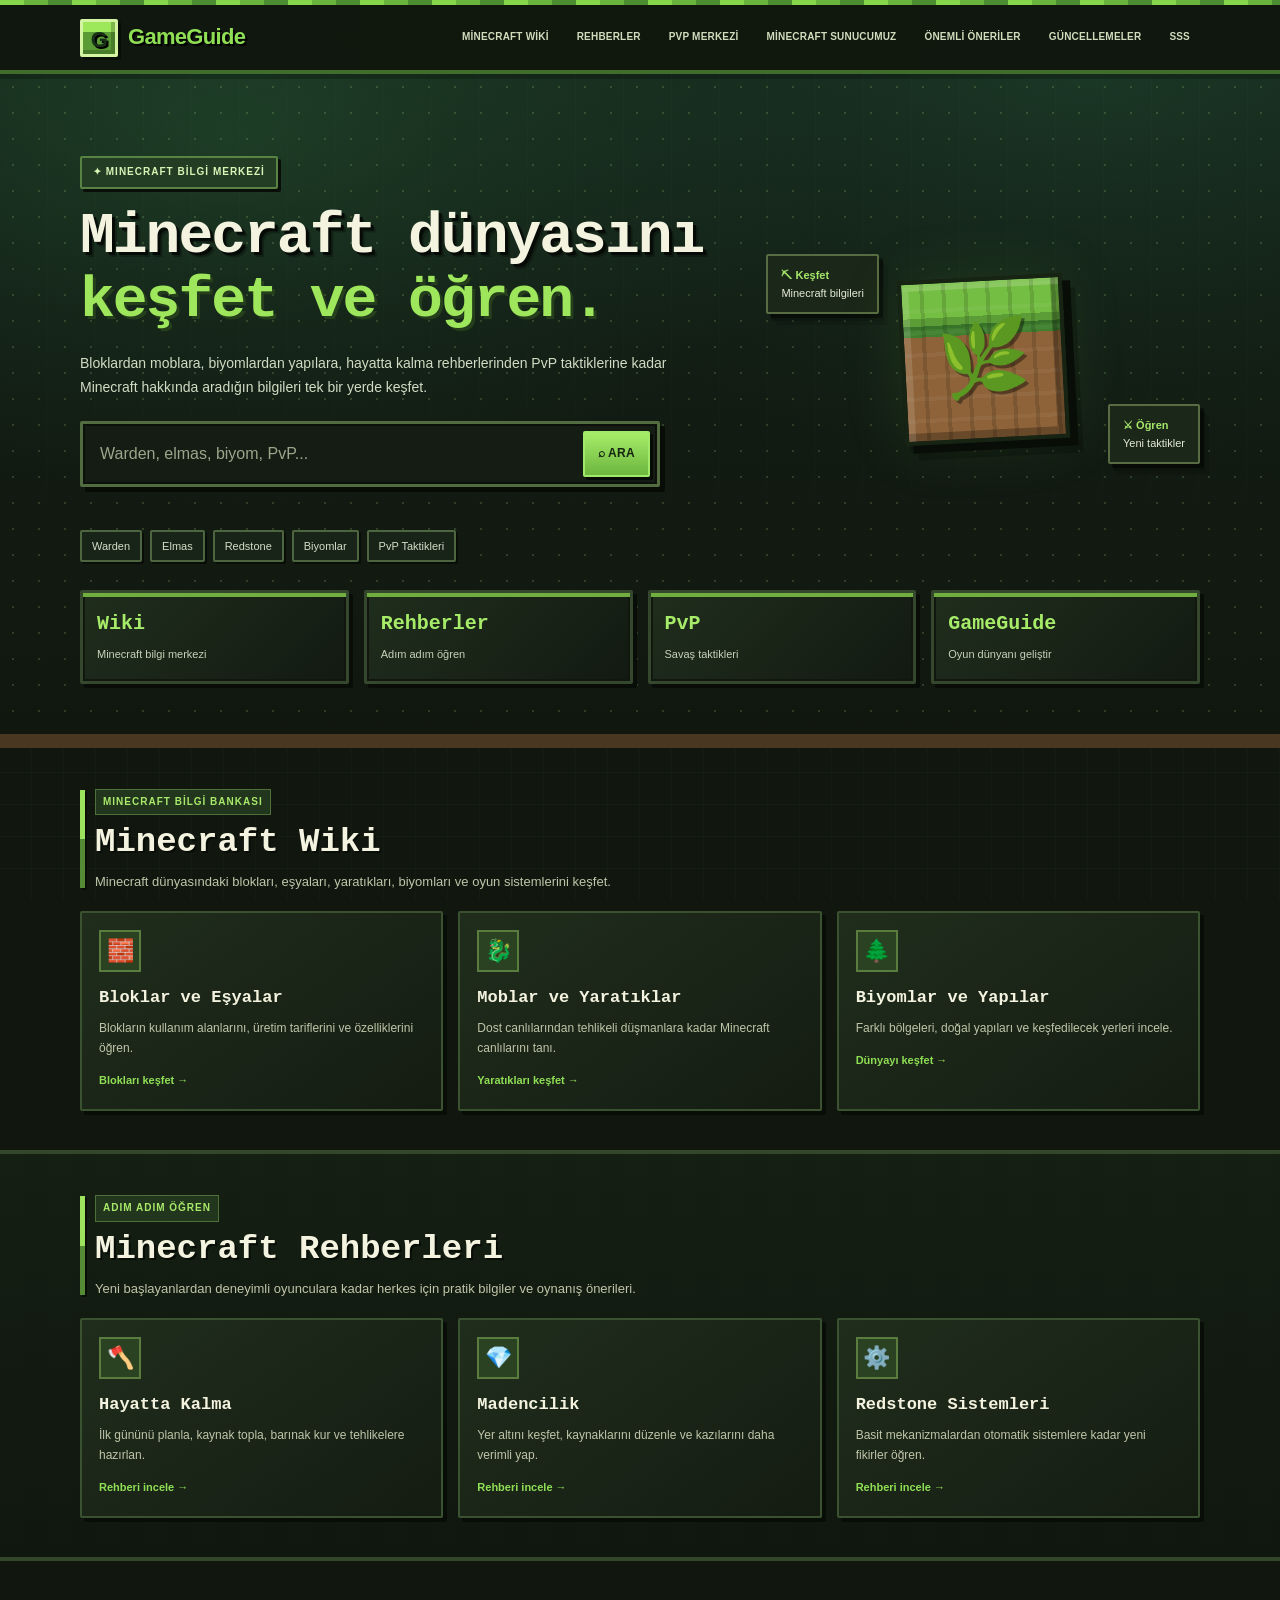
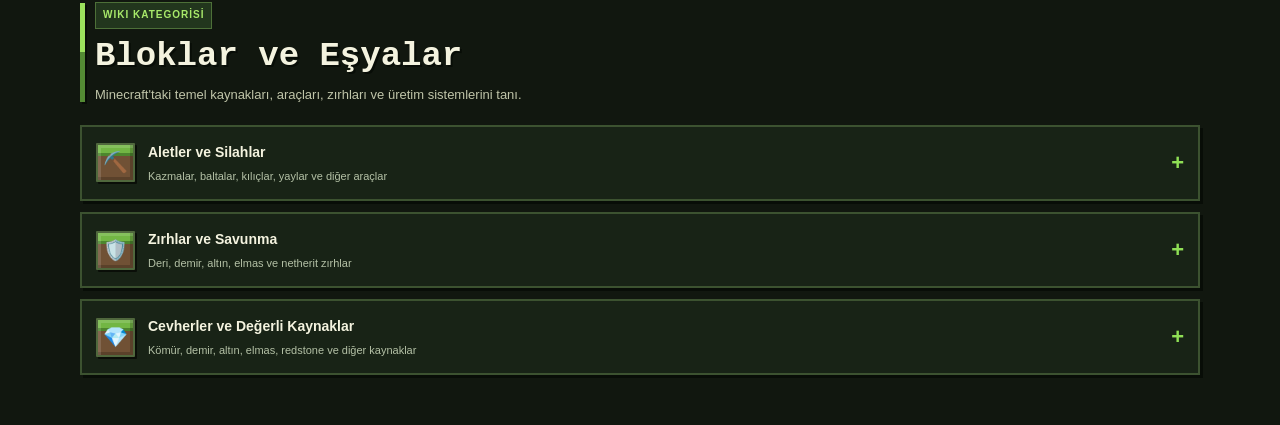
<file: index.html>
<!DOCTYPE html>
<html lang="tr">
<head>
<meta charset="UTF-8">
<meta name="viewport" content="width=device-width, initial-scale=1">
<meta name="theme-color" content="#10170f">
<meta name="description" content="GameGuide Minecraft bilgi merkezi. Minecraft Wiki, bloklar, eşyalar, moblar, biyomlar, rehberler ve PvP taktikleri.">
<title>GameGuide | Minecraft Bilgi Merkezi</title>

<style>
:root {
    --bg: #10170f;
    --panel: #1a2418;
    --panel2: #273624;
    --green: #8fdf55;
    --text: #f4f3df;
    --muted: #c0c5a9;
    --border: #425538;
}

* {
    box-sizing: border-box;
    margin: 0;
    padding: 0;
}

html {
    scroll-behavior: smooth;
    scroll-padding-top: 90px;
}

body {
    color: var(--text);
    background-color: #11170f;
    background-image:
        radial-gradient(ellipse at 50% 0%, rgba(79,123,47,.18), transparent 48%),
        repeating-linear-gradient(0deg, transparent 0 31px, rgba(167,201,131,.025) 31px 32px),
        repeating-linear-gradient(90deg, transparent 0 31px, rgba(167,201,131,.025) 31px 32px);
    background-attachment: fixed;
    font-family: Arial, Helvetica, sans-serif;
    line-height: 1.65;
}

::selection {
    background: #8fdf55;
    color: #172012;
}

a {
    color: inherit;
    text-decoration: none;
}

button,
input {
    font: inherit;
}

button {
    cursor: pointer;
}

button:focus-visible,
a:focus-visible,
input:focus-visible,
summary:focus-visible {
    outline: 2px solid var(--green);
    outline-offset: 3px;
}

.container {
    position: relative;
    z-index: 1;
    width: min(1120px, 92%);
    margin: auto;
}

/* ÜST MENÜ */

header {
    position: sticky;
    top: 0;
    z-index: 100;
    background: rgba(17,24,15,.97);
    border-bottom: 4px solid #406c2c;
    box-shadow: 0 5px 0 rgba(0,0,0,.22);
    backdrop-filter: blur(14px);
}

header::before {
    content: "";
    position: absolute;
    top: 0;
    left: 0;
    right: 0;
    height: 5px;
    background: repeating-linear-gradient(
        90deg,
        #85d64b 0 24px,
        #69b43c 24px 48px,
        #4d8d31 48px 72px
    );
}

.navbar {
    min-height: 70px;
    padding-top: 5px;
    display: flex;
    align-items: center;
    justify-content: space-between;
    gap: 18px;
}

.logo {
    display: flex;
    align-items: center;
    gap: 10px;
    font-size: 22px;
    font-weight: 900;
    white-space: nowrap;
    letter-spacing: -.7px;
    text-shadow: 2px 2px #000;
}

.logo-icon {
    display: grid;
    place-items: center;
    width: 38px;
    height: 38px;
    color: #183016;
    background: linear-gradient(#9de75b 30%, #5b9b35 30%);
    border: 3px solid #d4f4a4;
    border-radius: 2px;
    box-shadow: inset -4px -4px #0003, 3px 3px #080d08;
}

.logo span:last-child {
    color: var(--green);
}

.nav {
    display: flex;
    flex-wrap: wrap;
    align-items: center;
    gap: 8px;
}

.nav a {
    padding: 8px 9px;
    color: #d3dbbd;
    border: 1px solid transparent;
    font-size: 10px;
    font-weight: 700;
    letter-spacing: .2px;
    text-transform: uppercase;
    transition: .2s;
}

.nav a:hover {
    color: #fff;
    background: #2b4223;
    border-color: #638d43;
    box-shadow: inset 0 -3px var(--green);
}

.menu-button {
    display: none;
    padding: 8px 12px;
    color: white;
    background: var(--panel);
    border: 2px solid #668c48;
    border-radius: 2px;
    box-shadow: 3px 3px #090d08;
}

/* ANA SAYFA */

.hero {
    position: relative;
    isolation: isolate;
    overflow: hidden;
    padding: 82px 0 50px;
    background:
        linear-gradient(180deg, rgba(19,37,28,.54), rgba(17,23,15,.96)),
        repeating-linear-gradient(90deg, transparent 0 47px, #77ad560d 47px 48px),
        radial-gradient(ellipse at 18% 10%, #2c6137 0%, transparent 42%),
        radial-gradient(ellipse at 85% 0%, #244d31 0%, transparent 42%),
        #121a12;
    border-bottom: 14px solid #493722;
}

.hero::before {
    content: "";
    position: absolute;
    left: 0;
    right: 0;
    bottom: -14px;
    height: 14px;
    background: repeating-linear-gradient(
        90deg,
        #72b943 0 32px,
        #5c9b35 32px 64px,
        #82cc49 64px 96px
    );
    z-index: 2;
}

.hero::after {
    content: "";
    position: absolute;
    inset: 0;
    pointer-events: none;
    opacity: .2;
    background-image: radial-gradient(#a8d680 1px, transparent 1.5px);
    background-size: 26px 26px;
    z-index: -1;
}

.hero-layout {
    display: grid;
    grid-template-columns: 1.2fr .8fr;
    gap: 36px;
    align-items: center;
}

.eyebrow {
    display: inline-block;
    padding: 6px 11px;
    margin-bottom: 16px;
    color: #d7f5b6;
    background: #223d23;
    border: 2px solid #588342;
    border-radius: 2px;
    font-size: 10px;
    font-weight: 800;
    letter-spacing: 1px;
    box-shadow: 3px 3px #0a0e09;
}

.hero h1 {
    margin-bottom: 18px;
    font-family: "Courier New", monospace;
    font-size: clamp(35px, 5vw, 58px);
    font-weight: 900;
    line-height: 1.12;
    letter-spacing: -2px;
    text-shadow: 3px 3px #070b07, 5px 5px #0004;
}

.hero h1 span {
    color: #9ee65b;
    text-shadow: 3px 3px #253e1b;
}

.hero p {
    max-width: 610px;
    margin-bottom: 22px;
    color: #d2dcc4;
    font-size: 14px;
}

/* ARAMA */

.search-box {
    display: flex;
    gap: 8px;
    max-width: 580px;
    padding: 7px;
    background: #151c13;
    border: 3px solid #526c40;
    border-radius: 2px;
    box-shadow: 5px 5px #080c07, inset 0 0 0 2px #0b100a;
}

.search-box input {
    flex: 1;
    min-width: 0;
    padding: 10px;
    color: #f9f8e9;
    background: transparent;
    border: 0;
    outline: 0;
}

.search-box input::placeholder {
    color: #98a78b;
}

.button {
    display: inline-flex;
    align-items: center;
    justify-content: center;
    padding: 9px 13px;
    color: var(--text);
    background: var(--panel);
    border: 2px solid #536b43;
    border-radius: 2px;
    box-shadow: 3px 3px #070b06;
    font-size: 12px;
    font-weight: 800;
    letter-spacing: .3px;
    text-transform: uppercase;
    transition: .2s;
}

.button:hover {
    color: var(--green);
    border-color: var(--green);
}

.button-primary {
    color: #172410;
    background: linear-gradient(#a5ed68, #6db63f);
    border-color: #a1e96b;
}

.button-primary:hover {
    color: #172410;
    background: linear-gradient(#c3f78f, #86cf4f);
}

.hero-tags {
    display: flex;
    flex-wrap: wrap;
    gap: 8px;
    margin-top: 14px;
}

.hero-tags button {
    padding: 5px 10px;
    color: #d4dec7;
    background: #182418;
    border: 2px solid #4d6640;
    border-radius: 2px;
    box-shadow: 2px 2px #080d07;
    font-size: 11px;
}

.hero-tags button:hover {
    color: white;
    background: #36562a;
}

.search-status {
    min-height: 20px;
    margin-top: 9px;
    color: var(--green);
    font-size: 12px;
    font-weight: 700;
    text-shadow: 1px 1px #080d07;
}

/* BLOK GÖRSELİ */

.hero-art {
    position: relative;
    min-height: 230px;
    display: grid;
    place-items: center;
    filter: drop-shadow(5px 7px #0004);
}

.hero-block {
    position: relative;
    width: 165px;
    height: 165px;
    display: grid;
    place-items: center;
    background:
        linear-gradient(180deg, transparent 0 22%, #2f5e2259 22% 29%, transparent 29%),
        repeating-linear-gradient(90deg, transparent 0 18px, #0002 18px 22px),
        repeating-linear-gradient(0deg, transparent 0 18px, #ffffff0b 18px 22px),
        linear-gradient(#74be43 0 27%, #3f7f2e 27% 34%, #8e6339 34% 100%);
    border: 4px solid #172414;
    border-radius: 0;
    box-shadow:
        inset 7px 7px #fff2,
        inset -8px -8px #0004,
        8px 8px #080d08,
        0 0 60px #61a94029;
    font-size: 74px;
    text-shadow: 3px 3px #0006;
    transform: rotate(-3deg);
}

.floating {
    position: absolute;
    padding: 10px 13px;
    color: #e4ebd7;
    background: #1b2719;
    border: 2px solid #576c42;
    border-radius: 2px;
    box-shadow: 4px 4px #0007;
    font-size: 11px;
}

.floating strong {
    display: block;
    color: #a5e76a;
}

.float-one {
    top: 10px;
    left: 0;
}

.float-two {
    right: 0;
    bottom: 10px;
}

/* İSTATİSTİKLER */

.stats {
    display: grid;
    grid-template-columns: repeat(4, 1fr);
    gap: 15px;
    margin-top: 28px;
}

.stat {
    position: relative;
    padding: 14px;
    background: linear-gradient(135deg, #202e1d, #121a11);
    border: 3px solid #35472c;
    border-radius: 2px;
    box-shadow: inset 0 0 0 2px #11170f, 4px 4px #080d07;
}

.stat::before {
    content: "";
    position: absolute;
    top: 0;
    left: 0;
    right: 0;
    height: 4px;
    background: #6fae3f;
}

.stat strong {
    display: block;
    color: #a7ec69;
    font-family: "Courier New", monospace;
    font-size: 20px;
}

.stat span {
    color: #c7d2b9;
    font-size: 11px;
}

/* SAYFA BÖLÜMLERİ */

.section {
    position: relative;
    padding: 39px 0;
}

.section-alt {
    background:
        linear-gradient(#141e12f5, #0f160ef5),
        repeating-linear-gradient(90deg, #263322 0 24px, #1f2a1b 24px 48px);
    border-block: 4px solid #33482a;
}

.section-heading {
    position: relative;
    margin-bottom: 19px;
    padding-left: 15px;
}

.section-heading::before {
    content: "";
    position: absolute;
    left: 0;
    top: 3px;
    bottom: 4px;
    width: 5px;
    background: linear-gradient(#9ce25d 0 50%, #548b34 50% 100%);
    box-shadow: 2px 2px #080d07;
}

.kicker {
    display: inline-block;
    padding: 4px 7px;
    margin-bottom: 7px;
    color: #a8e96a;
    background: #22361d;
    border: 1px solid #4d7038;
    font-size: 10px;
    font-weight: 800;
    letter-spacing: 1px;
}

.section-heading h2 {
    font-family: "Courier New", monospace;
    font-size: clamp(24px, 3vw, 34px);
    line-height: 1.2;
    text-shadow: 2px 2px #080d07;
}

.section-heading p {
    max-width: 700px;
    margin-top: 8px;
    color: var(--muted);
    font-size: 13px;
}

.card-grid {
    display: grid;
    grid-template-columns: repeat(3, minmax(0, 1fr));
    gap: 15px;
}

.card {
    padding: 17px;
    background: linear-gradient(145deg, #202d1c, #141c12);
    border: 2px solid #3b5230;
    border-radius: 2px;
    box-shadow: 4px 4px #080d07;
    transition: transform .2s, border-color .2s;
}

.card:hover {
    transform: translateY(-3px);
    border-color: #83c84e;
}

.card-icon {
    display: grid;
    place-items: center;
    width: 42px;
    height: 42px;
    margin-bottom: 12px;
    background: #2a4122;
    border: 2px solid #5a7d3f;
    font-size: 22px;
}

.card h3 {
    margin-bottom: 7px;
    font-family: "Courier New", monospace;
    font-size: 17px;
}

.card p {
    color: var(--muted);
    font-size: 12px;
}

.card a {
    display: inline-block;
    margin-top: 12px;
    color: var(--green);
    font-size: 11px;
    font-weight: 800;
}

/* AKORDEON */

.accordion {
    margin-bottom: 11px;
    background: #182316;
    border: 2px solid #3c5230;
    box-shadow: 3px 3px #080d07;
}

.accordion > summary {
    display: flex;
    align-items: center;
    gap: 13px;
    padding: 14px;
    cursor: pointer;
    list-style: none;
}

.accordion > summary::-webkit-details-marker {
    display: none;
}

.accordion > summary::after {
    content: "+";
    margin-left: auto;
    color: var(--green);
    font-size: 22px;
    font-weight: 900;
}

.accordion[open] > summary::after {
    content: "−";
}

.accordion > summary:hover {
    background: #263a20;
}

.summary-icon {
    flex-shrink: 0;
    display: grid;
    place-items: center;
    width: 42px;
    height: 42px;
    background: #2c4423;
    border: 2px solid #57783c;
    font-size: 21px;
}

.summary-text {
    min-width: 0;
}

.summary-text strong {
    display: block;
    font-size: 14px;
}

.summary-text small {
    display: block;
    color: var(--muted);
    font-size: 11px;
}

.accordion-content {
    padding: 15px;
    border-top: 2px solid #34492a;
    background: #10180f;
}

.accordion-content > p {
    margin-bottom: 12px;
    color: #c7d2bb;
    font-size: 13px;
}

.topic {
    margin-bottom: 8px;
    background: #172115;
    border: 1px solid #354a2c;
}

.topic > summary {
    display: flex;
    align-items: center;
    gap: 10px;
    padding: 10px 12px;
    cursor: pointer;
    list-style: none;
}

.topic > summary::-webkit-details-marker {
    display: none;
}

.topic > summary::after {
    content: "＋";
    margin-left: auto;
    color: var(--green);
    font-size: 16px;
}

.topic[open] > summary::after {
    content: "−";
}

.topic > summary:hover {
    background: #263a20;
}

.topic-icon {
    display: grid;
    place-items: center;
    flex-shrink: 0;
    width: 34px;
    height: 34px;
    background: #2a4021;
    border: 1px solid #4c6b37;
    font-size: 18px;
}

.topic-title {
    font-size: 12px;
    font-weight: 800;
}

.topic-body {
    padding: 12px;
    color: #c6d1bb;
    border-top: 1px solid #34492a;
    font-size: 12px;
    line-height: 1.7;
}

.topic-body strong {
    color: var(--green);
}

.topic-body ul,
.topic-body ol {
    margin: 8px 0 0 19px;
}

.topic-body li {
    margin: 4px 0;
}

.sub-accordion-list {
    display: grid;
    gap: 8px;
}
        box-shadow: 2px 2px #080d07;
    font-size: 19px;
    line-height: 1;
}

.accordion[open] > summary::after,
.topic[open] > summary::after {
    content: "−";
    color: white;
    background: #42662d;
    border-color: #8dc65b;
}

.item-icon,
.topic-icon {
    flex-shrink: 0;
    display: grid;
    place-items: center;
    width: 39px;
    height: 39px;
    background: linear-gradient(#72b644 0 23%, #4d862e 23% 31%, #705135 31% 100%);
    border: 2px solid #50683d;
    border-radius: 1px;
    box-shadow: inset 3px 3px #fff2, inset -3px -3px #0003, 2px 2px #0a0e08;
    font-size: 20px;
}

.summary-text {
    min-width: 0;
}

.summary-text strong {
    display: block;
    color: var(--text);
    font-size: 14px;
}

.summary-text small {
    display: block;
    margin-top: 3px;
    color: #b4c1a6;
    font-size: 11px;
    font-weight: 400;
}

.accordion-content {
    padding: 14px 15px 16px;
    background: #070c0726;
    border-top: 2px solid #33472a;
}

.content-description {
    margin: 0 0 13px;
    color: #c1ceb4;
    font-size: 12px;
    line-height: 1.75;
}

.topic {
    background: #141c12;
    border-color: #34442c;
    border-radius: 2px;
    box-shadow: 2px 2px #0003;
}

.topic > summary {
    min-height: 54px;
    padding: 9px 11px;
    gap: 10px;
    font-size: 12px;
    font-weight: 700;
}

.topic-icon {
    width: 31px;
    height: 31px;
    background: linear-gradient(135deg, #34442c, #1c2918);
    border-color: #4a5a3e;
    box-shadow: inset 2px 2px #fff1;
    font-size: 16px;
}

.topic > summary:hover {
    color: var(--green);
}

.topic[open] > summary {
    color: var(--green);
    border-bottom: 2px solid #394d2e;
}

.topic > summary span:last-child {
    min-width: 0;
    overflow-wrap: anywhere;
}

.topic-body {
    padding: 12px 14px 14px;
    color: #dbe4d0;
    font-size: 12px;
}

.topic-body p {
    line-height: 1.85;
}

.topic-body p + p {
    margin-top: 9px;
}

.topic-body strong {
    color: var(--green);
}

.topic-body ul,
.topic-body ol {
    margin: 8px 0 0 19px;
}

.topic-body li {
    margin: 4px 0;
}

.sub-accordion-list {
    display: grid;
    gap: 8px;
}

/* BÜTÜN KATEGORİLER */

.topic.all-items {
    margin-bottom: 4px;
    background: linear-gradient(135deg, #263b21, #182516);
    border: 3px solid #56783d;
    border-radius: 2px;
    box-shadow: 4px 4px #0005;
}

.topic.all-items > summary {
    min-height: 58px;
    background: linear-gradient(90deg, #2f4a25, #1a2917);
    font-weight: 800;
}

.topic.all-items > summary .topic-icon {
    background: linear-gradient(#80c84a 0 32%, #416e2b 32% 42%, #765332 42% 100%);
}

.topic.all-items[open] > summary {
    color: var(--green);
}

.all-items-body {
    padding: 10px 11px 13px;
    background: #080d072e;
}

.all-items-body > p {
    margin: 0 0 12px;
    color: #c5d3b9;
    font-size: 12px;
    line-height: 1.7;
}

/* DUYURU VE SUNUCU KARTI */

.notice {
    margin-top: 15px;
    padding: 12px 14px;
    color: var(--muted);
    background: linear-gradient(90deg, #20311b, #151e13);
    border: 2px solid #4b6c36;
    border-left: 6px solid #89d44d;
    border-radius: 2px;
    box-shadow: 3px 3px #0004;
    font-size: 12px;
}

.notice strong {
    color: #a7e86a;
}

.server-card {
    position: relative;
    overflow: hidden;
    display: flex;
    align-items: center;
    justify-content: space-between;
    gap: 24px;
    padding: clamp(22px, 4vw, 36px);
    background:
        linear-gradient(180deg, #0e221ab3, #131c0ff5),
        repeating-linear-gradient(90deg, #294526 0 32px, #203a20 32px 64px),
        #1b2c19;
    border: 4px solid #506f3a;
    border-radius: 2px;
    box-shadow: 7px 7px #070b06;
}

.server-card::before {
    content: "";
    position: absolute;
    top: 0;
    left: 0;
    right: 0;
    height: 9px;
    background: repeating-linear-gradient(90deg, #8dd550 0 26px, #66a83e 26px 52px, #477c30 52px 78px);
}

.server-card-copy {
    position: relative;
    z-index: 1;
    max-width: 680px;
    padding-top: 8px;
}

.server-badge {
    display: inline-flex;
    align-items: center;
    gap: 8px;
    padding: 6px 11px;
    margin-bottom: 12px;
    color: var(--green);
    background: #253c1e;
    border: 2px solid #78b84a;
    border-radius: 1px;
    box-shadow: 3px 3px #080c07;
    font-size: 10px;
    font-weight: 900;
    letter-spacing: 1px;
}

.server-card h3 {
    margin-bottom: 8px;
    font-family: "Courier New", monospace;
    font-size: clamp(21px, 3vw, 28px);
    font-weight: 900;
    text-shadow: 3px 3px #080d07;
}

.server-card p {
    max-width: 650px;
    color: #d2ddc8;
    font-size: 13px;
}

.server-status {
    display: inline-block;
    margin-top: 14px;
    padding: 8px 12px;
    color: #b5ef7d;
    background: #243c1e;
    border: 2px solid #669343;
    border-radius: 1px;
    box-shadow: 3px 3px #080c07;
    font-size: 12px;
    font-weight: 800;
}

.server-icon {
    flex-shrink: 0;
    width: 100px;
    height: 100px;
    display: grid;
    place-items: center;
    background:
        repeating-linear-gradient(90deg, transparent 0 12px, #0002 12px 16px),
        linear-gradient(#7cc64a 0 30%, #4e8a30 30% 38%, #89613b 38% 100%);
    border: 4px solid #172414;
    border-radius: 1px;
    box-shadow: inset 4px 4px #fff2, inset -5px -5px #0004, 5px 5px #090d07;
    font-size: 46px;
}

/* ALT BÖLÜM */

footer {
    padding: 28px 0;
    background:
        linear-gradient(#0c110af2, #0c110afb),
        repeating-linear-gradient(90deg, #25331e 0 32px, #1b2817 32px 64px);
    border-top: 6px solid #537c36;
}

.footer-inner {
    display: flex;
    justify-content: space-between;
    align-items: center;
    flex-wrap: wrap;
    gap: 18px;
}

.footer-inner strong {
    color: var(--green);
    font-family: "Courier New", monospace;
    font-size: 16px;
    text-shadow: 2px 2px #050805;
}

.footer-inner p {
    color: var(--muted);
    font-size: 11px;
}

.footer-links {
    display: flex;
    flex-wrap: wrap;
    gap: 8px;
}

.footer-links button {
    padding: 6px 8px;
    color: var(--muted);
    background: #172115;
    border: 1px solid #3c5230;
    font-size: 11px;
}

.footer-links button:hover {
    color: white;
    background: #2d4623;
}

[hidden] {
    display: none !important;
}

/* TABLET */

@media (max-width: 800px) {
    .hero-layout {
        grid-template-columns: 1fr;
    }

    .hero-art {
        min-height: 190px;
        max-width: 450px;
        width: 100%;
        margin: 0 auto;
    }

    .hero {
        padding-top: 55px;
    }

    .nav {
        gap: 4px;
    }

    .nav a {
        padding: 6px;
    }

    .stats {
        grid-template-columns: repeat(2, 1fr);
    }
}

/* TELEFON */

@media (max-width: 620px) {
    .navbar {
        min-height: 64px;
        flex-wrap: wrap;
        padding: 8px 0 10px;
    }

    .menu-button {
        display: block;
    }

    .nav {
        display: none;
        width: 100%;
        padding: 0 0 10px;
        flex-direction: column;
        align-items: stretch;
        gap: 4px;
    }

    .nav.open {
        display: flex;
    }

    .nav a {
        padding: 10px 8px;
        margin-top: 4px;
        background: #182316;
        border: 1px solid #2d4025;
        font-size: 12px;
    }

    .hero {
        padding-top: 43px;
    }

    .hero h1 {
        font-size: clamp(29px, 9vw, 42px);
        letter-spacing: -1px;
    }

    .hero-art {
        min-height: 165px;
    }

    .hero-block {
        width: 125px;
        height: 125px;
        border-width: 3px;
        font-size: 55px;
    }

    .floating {
        padding: 8px;
        font-size: 10px;
    }

    .search-box {
        flex-wrap: wrap;
    }

    .search-box input {
        flex-basis: 100%;
    }

    .search-box button {
        width: 100%;
    }

    .stats {
        gap: 10px;
    }

    .stat {
        padding: 13px 10px;
    }

    .section {
        padding: 30px 0;
    }

    .section-heading h2 {
        letter-spacing: -1px;
    }

    .accordion > summary {
        gap: 10px;
        padding: 11px;
    }

    .summary-text small {
        line-height: 1.45;
    }

    .accordion-content {
        padding: 11px;
    }

    .topic > summary {
        padding: 8px;
    }

    .server-card {
        align-items: flex-start;
        flex-direction: column-reverse;
    }

    .server-icon {
        width: 76px;
        height: 76px;
        font-size: 36px;
    }

    .footer-inner {
        align-items: flex-start;
        flex-direction: column;
    }
}

@media (prefers-reduced-motion: reduce) {
    html {
        scroll-behavior: auto;
    }

    *,

    *::before,
    *::after {
        transition: none !important;
    }
}
</style>
</head>

<body>

<header>
    <div class="container navbar">

        <a class="logo" href="#anasayfa" aria-label="GameGuide ana sayfa">
            <span class="logo-icon">G</span>
            <span>Game<span>Guide</span></span>
        </a>

        <button
            id="menuButton"
            class="menu-button"
            type="button"
            aria-expanded="false"
            aria-controls="nav"
        >☰ Menü</button>

        <nav id="nav" class="nav" aria-label="Ana menü">
            <a href="#wiki">Minecraft Wiki</a>
            <a href="#rehberler">Rehberler</a>
            <a href="#pvp">PvP Merkezi</a>
            <a href="#sunucumuz">Minecraft Sunucumuz</a>
            <a href="#ipuclari">Önemli Öneriler</a>
            <a href="#guncellemeler">Güncellemeler</a>
            <a href="#sss">SSS</a>
        </nav>

    </div>
</header>

<main>

<!-- ANA SAYFA -->

<section class="hero" id="anasayfa">
    <div class="container">

        <div class="hero-layout">

            <div>
                <span class="eyebrow">✦ MINECRAFT BİLGİ MERKEZİ</span>

                <h1>
                    Minecraft dünyasını<br>
                    <span>keşfet ve öğren.</span>
                </h1>

                <p>
                    Bloklardan moblara, biyomlardan yapılara, hayatta kalma
                    rehberlerinden PvP taktiklerine kadar Minecraft hakkında
                    aradığın bilgileri tek bir yerde keşfet.
                </p>

                <form id="searchForm" class="search-box" role="search">
                    <input
                        id="searchInput"
                        type="search"
                        placeholder="Warden, elmas, biyom, PvP..."
                        aria-label="GameGuide içinde ara"
                        autocomplete="off"
                    >

                    <button class="button button-primary" type="submit">⌕ Ara</button>
                </form>

                <div id="searchStatus" class="search-status" aria-live="polite"></div>

                <div class="hero-tags" aria-label="Popüler aramalar">
                    <button type="button" data-search-term="Warden">Warden</button>
                    <button type="button" data-search-term="Elmas">Elmas</button>
                    <button type="button" data-search-term="Redstone">Redstone</button>
                    <button type="button" data-search-term="Biyom">Biyomlar</button>
                    <button type="button" data-search-term="PvP">PvP Taktikleri</button>
                </div>
            </div>

            <div class="hero-art" aria-hidden="true">
                <div class="floating float-one">
                    <strong>⛏ Keşfet</strong>
                    Minecraft bilgileri
                </div>

                <div class="hero-block">🌿</div>

                <div class="floating float-two">
                    <strong>⚔ Öğren</strong>
                    Yeni taktikler
                </div>
            </div>

        </div>

        <div class="stats">
            <div class="stat">
                <strong>Wiki</strong>
                <span>Minecraft bilgi merkezi</span>
            </div>

            <div class="stat">
                <strong>Rehberler</strong>
                <span>Adım adım öğren</span>
            </div>

            <div class="stat">
                <strong>PvP</strong>
                <span>Savaş taktikleri</span>
            </div>

            <div class="stat">
                <strong>GameGuide</strong>
                <span>Oyun dünyanı geliştir</span>
            </div>
        </div>

    </div>
</section>

<!-- MINECRAFT WIKI -->

<section class="section" id="wiki">
    <div class="container">

        <div class="section-heading">
            <span class="kicker">MINECRAFT BİLGİ BANKASI</span>
            <h2>Minecraft Wiki</h2>
            <p>
                Minecraft dünyasındaki blokları, eşyaları, yaratıkları,
                biyomları ve oyun sistemlerini keşfet.
            </p>
        </div>

        <div class="card-grid">

            <article class="card">
                <div class="card-icon">🧱</div>
                <h3>Bloklar ve Eşyalar</h3>
                <p>Blokların kullanım alanlarını, üretim tariflerini ve özelliklerini öğren.</p>
                <a href="#bloklar">Blokları keşfet →</a>
            </article>

            <article class="card">
                <div class="card-icon">🐉</div>
                <h3>Moblar ve Yaratıklar</h3>
                <p>Dost canlılarından tehlikeli düşmanlara kadar Minecraft canlılarını tanı.</p>
                <a href="#moblar">Yaratıkları keşfet →</a>
            </article>

            <article class="card">
                <div class="card-icon">🌲</div>
                <h3>Biyomlar ve Yapılar</h3>
                <p>Farklı bölgeleri, doğal yapıları ve keşfedilecek yerleri incele.</p>
                <a href="#biyomlar">Dünyayı keşfet →</a>
            </article>

        </div>

    </div>
</section>

<!-- REHBERLER -->

<section class="section section-alt" id="rehberler">
    <div class="container">

        <div class="section-heading">
            <span class="kicker">ADIM ADIM ÖĞREN</span>
            <h2>Minecraft Rehberleri</h2>
            <p>
                Yeni başlayanlardan deneyimli oyunculara kadar herkes için
                pratik bilgiler ve oynanış önerileri.
            </p>
        </div>

        <div class="card-grid">

            <article class="card">
                <div class="card-icon">🪓</div>
                <h3>Hayatta Kalma</h3>
                <p>İlk gününü planla, kaynak topla, barınak kur ve tehlikelere hazırlan.</p>
                <a href="#hayatta-kalma">Rehberi incele →</a>
            </article>

            <article class="card">
                <div class="card-icon">💎</div>
                <h3>Madencilik</h3>
                <p>Yer altını keşfet, kaynaklarını düzenle ve kazılarını daha verimli yap.</p>
                <a href="#madencilik">Rehberi incele →</a>
            </article>

            <article class="card">
                <div class="card-icon">⚙️</div>
                <h3>Redstone Sistemleri</h3>
                <p>Basit mekanizmalardan otomatik sistemlere kadar yeni fikirler öğren.</p>
                <a href="#redstone">Rehberi incele →</a>
            </article>

        </div>

    </div>
</section>

<!-- BLOKLAR VE EŞYALAR -->

<section class="section" id="bloklar">
    <div class="container">

        <div class="section-heading">
            <span class="kicker">WIKI KATEGORİSİ</span>
            <h2>Bloklar ve Eşyalar</h2>
            <p>
                Minecraft'taki temel kaynakları, araçları, zırhları ve
                üretim sistemlerini tanı.
            </p>
        </div>

        <details class="accordion">
            <summary>
                <span class="item-icon">⛏️</span>
                <span class="summary-text">
                    <strong>Aletler ve Silahlar</strong>
                    <small>Kazmalar, baltalar, kılıçlar, yaylar ve diğer araçlar</small>
                </span>
            </summary>

            <div class="accordion-content">
                <p class="content-description">
                    Aletler, kaynak toplamayı ve dünyada ilerlemeyi kolaylaştırır.
                    Doğru aleti doğru blokta kullanmak zaman kazandırır.
                </p>

                <div class="sub-accordion-list">

                    <details class="topic">
                        <summary>
                            <span class="topic-icon">⛏</span>
                            <span>Kazma</span>
                        </summary>
                        <div class="topic-body">
                            <p>
                                Kazmalar taş, cevher ve birçok sert bloğu daha
                                hızlı kırmak için kullanılır. Bazı bloklar,
                                doğru kazma türüyle kırılmadığında kaynak olarak düşmez.
                            </p>
                            <p><strong>Öneri:</strong> Değerli cevherleri kazmadan önce
                            uygun alet kullandığından emin ol.</p>
                        </div>
                    </details>

                    <details class="topic">
                        <summary>
                            <span class="topic-icon">🪓</span>
                            <span>Balta</span>
                        </summary>
                        <div class="topic-body">
                            <p>
                                Baltalar odun ve kütükleri toplamak için etkilidir.
                                Java Edition'da savaş sırasında da kullanılabilir.
                            </p>
                        </div>
                    </details>

                    <details class="topic">
                        <summary>
                            <span class="topic-icon">⚔</span>
                            <span>Kılıç</span>
                        </summary>
                        <div class="topic-body">
                            <p>
                                Kılıçlar yakın dövüşte kullanılan temel silahlardır.
                                Keskinlik gibi büyüler saldırı gücünü artırabilir.
                            </p>
                        </div>
                    </details>

                    <details class="topic">
                        <summary>
                            <span class="topic-icon">🏹</span>
                            <span>Yay ve Arbalet</span>
                        </summary>
                        <div class="topic-body">
                            <p>
                                Yay ve arbaletler uzaktan saldırı yapmayı sağlar.
                                Mesafeyi korumak ve isabetli atış yapmak savaşta avantaj sağlar.
                            </p>
                        </div>
                    </details>

                </div>
            </div>
        </details>

        <details class="accordion">
            <summary>
                <span class="item-icon">🛡️</span>
                <span class="summary-text">
                    <strong>Zırhlar ve Savunma</strong>
                    <small>Deri, demir, altın, elmas ve netherit zırhlar</small>
                </span>
            </summary>

            <div class="accordion-content">
                <p class="content-description">
                    Zırhlar düşmanlardan ve çevresel tehlikelerden alınan hasarı
                    azaltmaya yardımcı olur.
                </p>

                <div class="sub-accordion-list">

                    <details class="topic">
                        <summary>
                            <span class="topic-icon">🪖</span>
                            <span>Kask</span>
                        </summary>
                        <div class="topic-body">
                            <p>Kask, zırh setinin baş bölümünü korur. Solunum gibi
                            büyüler su altındaki keşifleri kolaylaştırabilir.</p>
                        </div>
                    </details>

                    <details class="topic">
                        <summary>
                            <span class="topic-icon">🦺</span>
                            <span>Göğüslük</span>
                        </summary>
                        <div class="topic-body">
                            <p>Göğüslük, zırh parçaları arasında önemli bir savunma
                            katkısı sağlar. Kaynaklarına göre uygun zırhı seçebilirsin.</p>
                        </div>
                    </details>

                    <details class="topic">
                        <summary>
                            <span class="topic-icon">👖</span>
                            <span>Pantolon ve Botlar</span>
                        </summary>
                        <div class="topic-body">
                            <p>Pantolon ve botlar zırh setini tamamlar. Botlardaki
                            bazı büyüler hareketi ve keşfi kolaylaştırabilir.</p>
                        </div>
                    </details>

                </div>
            </div>
        </details>

        <details class="accordion">
            <summary>
                <span class="item-icon">💎</span>
                <span class="summary-text">
                    <strong>Cevherler ve Değerli Kaynaklar</strong>
                    <small>Kömür, demir, altın, elmas, redstone ve diğer kaynaklar</small>
                </span>
            </summary>

            <div class="accordion-content">
                <div class="sub-accordion-list">

                    <details class="topic">
                        <summary>
                            <span class="topic-icon">💎</span>
                            <span>Elmas</span>
                        </summary>
                        <div class="topic-body">
                            <p>
                                Elmas; güçlü aletler, zırhlar ve çeşitli eşyalar
                                üretmekte kullanılan değerli bir kaynaktır.
                            </p>
                            <p><strong>Öneri:</strong> Derin mağaralarda dikkatli ilerle,
                            yanında yeterli meşale ve yiyecek bulundur.</p>
                        </div>
                    </details>

                    <details class="topic">
                        <summary>
                            <span class="topic-icon">⛓️</span>
                            <span>Demir</span>
                        </summary>
                        <div class="topic-body">
                            <p>
                                Demir; aletler, zırhlar, raylar, kovalar ve çok sayıda
                                mekanik eşya için kullanılan temel kaynaklardan biridir.
                            </p>
                        </div>
                    </details>

                    <details class="topic">
                        <summary>
                            <span class="topic-icon">🟡</span>
                            <span>Altın</span>
                        </summary>
                        <div class="topic-body">
                            <p>
                                Altın; çeşitli eşyaların üretiminde, ticarette ve
                                Nether'daki piglinlerle etkileşimde kullanılabilir.
                            </p>
                        </div>
                    </details>

                    <details class="topic">
                        <summary>
                            <span class="topic-icon">🔴</span>
                            <span>Redstone</span>
                        </summary>
                        <div class="topic-body">
                            <p>
                                Redstone, devreler ve otomatik sistemler kurmaya yarar.
                                Kapılar, tuzaklar, saatler ve eşya ayırıcılar gibi
                                mekanizmaların temelinde kullanılabilir.
                            </p>
                        </div>
                    </details>

                </div>
            </div>
        </details>

        <details class="accordion
</file>
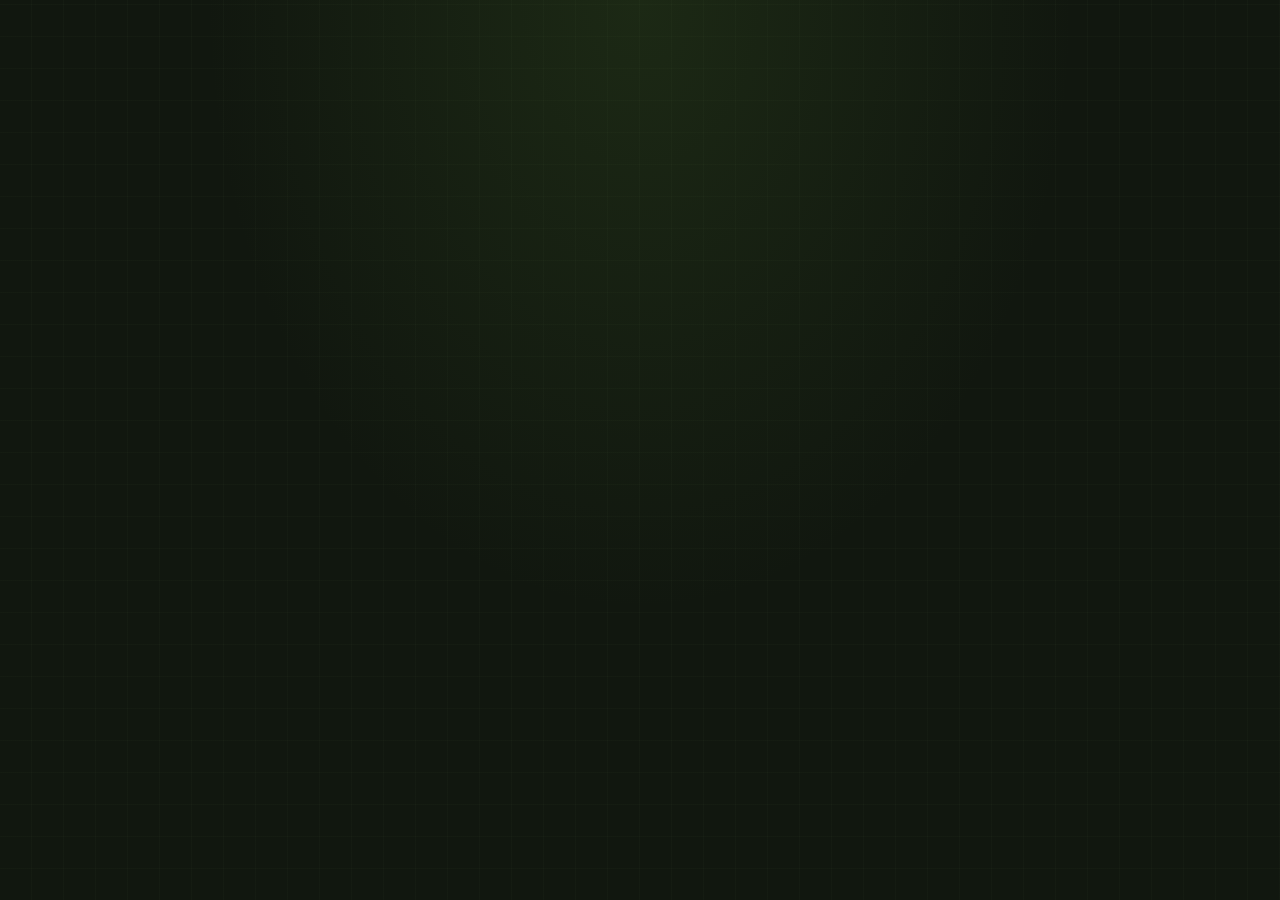
<file: rehberler.html>
<!DOCTYPE html>
<html lang="tr">
<head>
<meta charset="UTF-8">
<meta name="viewport" content="width=device-width, initial-scale=1">
<meta name="theme-color" content="#10170f">
<meta name="description" content="GameGuide Minecraft bilgi merkezi. Minecraft Wiki, bloklar, eşyalar, moblar, biyomlar, rehberler ve PvP taktikleri.">
<title>GameGuide | Minecraft Bilgi Merkezi</title>

<style>
:root {
    --bg: #10170f;
    --panel: #1a2418;
    --panel2: #273624;
    --green: #8fdf55;
    --text: #f4f3df;
    --muted: #c0c5a9;
    --border: #425538;
}

* {
    box-sizing: border-box;
    margin: 0;
    padding: 0;
}

html {
    scroll-behavior: smooth;
    scroll-padding-top: 90px;
}

body {
    color: var(--text);
    background-color: #11170f;
    background-image:
        radial-gradient(ellipse at 50% 0%, rgba(79,123,47,.18), transparent 48%),
        repeating-linear-gradient(0deg, transparent 0 31px, rgba(167,201,131,.025) 31px 32px),
        repeating-linear-gradient(90deg, transparent 0 31px, rgba(167,201,131,.025) 31px 32px);
    background-attachment: fixed;
    font-family: Arial, Helvetica, sans-serif;
    line-height: 1.65;
}

::selection {
    background: #8fdf55;
    color: #172012;
}

a {
    color: inherit;
    text-decoration: none;
}

button,
input {
    font: inherit;
}

button {
    cursor: pointer;
}

button:focus-visible,
a:focus-visible,
input:focus-visible,
summary:focus-visible {
    outline: 2px solid var(--green);
    outline-offset: 3px;
}

.container {
    position: relative;
    z-index: 1;
    width: min(1120px, 92%);
    margin: auto;
}

/* ÜST MENÜ */

header {
    position: sticky;
    top: 0;
    z-index: 100;
    background: rgba(17,24,15,.97);
    border-bottom: 4px solid #406c2c;
    box-shadow: 0 5px 0 rgba(0,0,0,.22);
    backdrop-filter: blur(14px);
}

header::before {
    content: "";
    position: absolute;
    top: 0;
    left: 0;
    right: 0;
    height: 5px;
    background: repeating-linear-gradient(
        90deg,
        #85d64b 0 24px,
        #69b43c 24px 48px,
        #4d8d31 48px 72px
    );
}

.navbar {
    min-height: 70px;
    padding-top: 5px;
    display: flex;
    align-items: center;
    justify-content: space-between;
    gap: 18px;
}

.logo {
    display: flex;
    align-items: center;
    gap: 10px;
    font-size: 22px;
    font-weight: 900;
    white-space: nowrap;
    letter-spacing: -.7px;
    text-shadow: 2px 2px #000;
}

.logo-icon {
    display: grid;
    place-items: center;
    width: 38px;
    height: 38px;
    color: #183016;
    background: linear-gradient(#9de75b 30%, #5b9b35 30%);
    border: 3px solid #d4f4a4;
    border-radius: 2px;
    box-shadow: inset -4px -4px #0003, 3px 3px #080d08;
}

.logo span:last-child {
    color: var(--green);
}

.nav {
    display: flex;
    flex-wrap: wrap;
    align-items: center;
    gap: 8px;
}

.nav a {
    padding: 8px 9px;
    color: #d3dbbd;
    border: 1px solid transparent;
    font-size: 10px;
    font-weight: 700;
    letter-spacing: .2px;
    text-transform: uppercase;
    transition: .2s;
}

.nav a:hover {
    color: #fff;
    background: #2b4223;
    border-color: #638d43;
    box-shadow: inset 0 -3px var(--green);
}

.menu-button {
    display: none;
    padding: 8px 12px;
    color: white;
    background: var(--panel);
    border: 2px solid #668c48;
    border-radius: 2px;
    box-shadow: 3px 3px #090d08;
}

/* ANA SAYFA */

.hero {
    position: relative;
    isolation: isolate;
    overflow: hidden;
    padding: 82px 0 50px;
    background:
        linear-gradient(180deg, rgba(19,37,28,.54), rgba(17,23,15,.96)),
        repeating-linear-gradient(90deg, transparent 0 47px, #77ad560d 47px 48px),
        radial-gradient(ellipse at 18% 10%, #2c6137 0%, transparent 42%),
        radial-gradient(ellipse at 85% 0%, #244d31 0%, transparent 42%),
        #121a12;
    border-bottom: 14px solid #493722;
}

.hero::before {
    content: "";
    position: absolute;
    left: 0;
    right: 0;
    bottom: -14px;
    height: 14px;
    background: repeating-linear-gradient(
        90deg,
        #72b943 0 32px,
        #5c9b35 32px 64px,
        #82cc49 64px 96px
    );
    z-index: 2;
}

.hero::after {
    content: "";
    position: absolute;
    inset: 0;
    pointer-events: none;
    opacity: .2;
    background-image: radial-gradient(#a8d680 1px, transparent 1.5px);
    background-size: 26px 26px;
    z-index: -1;
}

.hero-layout {
    display: grid;
    grid-template-columns: 1.2fr .8fr;
    gap: 36px;
    align-items: center;
}

.eyebrow {
    display: inline-block;
    padding: 6px 11px;
    margin-bottom: 16px;
    color: #d7f5b6;
    background: #223d23;
    border: 2px solid #588342;
    border-radius: 2px;
    font-size: 10px;
    font-weight: 800;
    letter-spacing: 1px;
    box-shadow: 3px 3px #0a0e09;
}

.hero h1 {
    margin-bottom: 18px;
    font-family: "Courier New", monospace;
    font-size: clamp(35px, 5vw, 58px);
    font-weight: 900;
    line-height: 1.12;
    letter-spacing: -2px;
    text-shadow: 3px 3px #070b07, 5px 5px #0004;
}

.hero h1 span {
    color: #9ee65b;
    text-shadow: 3px 3px #253e1b;
}

.hero p {
    max-width: 610px;
    margin-bottom: 22px;
    color: #d2dcc4;
    font-size: 14px;
}

/* ARAMA */

.search-box {
    display: flex;
    gap: 8px;
    max-width: 580px;
    padding: 7px;
    background: #151c13;
    border: 3px solid #526c40;
    border-radius: 2px;
    box-shadow: 5px 5px #080c07, inset 0 0 0 2px #0b100a;
}

.search-box input {
    flex: 1;
    min-width: 0;
    padding: 10px;
    color: #f9f8e9;
    background: transparent;
    border: 0;
    outline: 0;
}

.search-box input::placeholder {
    color: #98a78b;
}

.button {
    display: inline-flex;
    align-items: center;
    justify-content: center;
    padding: 9px 13px;
    color: var(--text);
    background: var(--panel);
    border: 2px solid #536b43;
    border-radius: 2px;
    box-shadow: 3px 3px #070b06;
    font-size: 12px;
    font-weight: 800;
    letter-spacing: .3px;
    text-transform: uppercase;
    transition: .2s;
}

.button:hover {
    color: var(--green);
    border-color: var(--green);
}

.button-primary {
    color: #172410;
    background: linear-gradient(#a5ed68, #6db63f);
    border-color: #a1e96b;
}

.button-primary:hover {
    color: #172410;
    background: linear-gradient(#c3f78f, #86cf4f);
}

.hero-tags {
    display: flex;
    flex-wrap: wrap;
    gap: 8px;
    margin-top: 14px;
}

.hero-tags button {
    padding: 5px 10px;
    color: #d4dec7;
    background: #182418;
    border: 2px solid #4d6640;
    border-radius: 2px;
    box-shadow: 2px 2px #080d07;
    font-size: 11px;
}

.hero-tags button:hover {
    color: white;
    background: #36562a;
}

.search-status {
    min-height: 20px;
    margin-top: 9px;
    color: var(--green);
    font-size: 12px;
    font-weight: 700;
    text-shadow: 1px 1px #080d07;
}

/* BLOK GÖRSELİ */

.hero-art {
    position: relative;
    min-height: 230px;
    display: grid;
    place-items: center;
    filter: drop-shadow(5px 7px #0004);
}

.hero-block {
    position: relative;
    width: 165px;
    height: 165px;
    display: grid;
    place-items: center;
    background:
        linear-gradient(180deg, transparent 0 22%, #2f5e2259 22% 29%, transparent 29%),
        repeating-linear-gradient(90deg, transparent 0 18px, #0002 18px 22px),
        repeating-linear-gradient(0deg, transparent 0 18px, #ffffff0b 18px 22px),
        linear-gradient(#74be43 0 27%, #3f7f2e 27% 34%, #8e6339 34% 100%);
    border: 4px solid #172414;
    border-radius: 0;
    box-shadow:
        inset 7px 7px #fff2,
        inset -8px -8px #0004,
        8px 8px #080d08,
        0 0 60px #61a94029;
    font-size: 74px;
    text-shadow: 3px 3px #0006;
    transform: rotate(-3deg);
}

.floating {
    position: absolute;
    padding: 10px 13px;
    color: #e4ebd7;
    background: #1b2719;
    border: 2px solid #576c42;
    border-radius: 2px;
    box-shadow: 4px 4px #0007;
    font-size: 11px;
}

.floating strong {
    display: block;
    color: #a5e76a;
}

.float-one {
    top: 10px;
    left: 0;
}

.float-two {
    right: 0;
    bottom: 10px;
}
    /* İSTATİSTİKLER */

.stats {
    display: grid;
    grid-template-columns: repeat(4, 1fr);
    gap: 15px;
    margin-top: 28px;
}

.stat {
    position: relative;
    padding: 14px;
    background: linear-gradient(135deg, #202e1d, #121a11);
    border: 3px solid #35472c;
    border-radius: 2px;
    box-shadow: inset 0 0 0 2px #11170f, 4px 4px #080d07;
}

.stat::before {
    content: "";
    position: absolute;
    top: 0;
    left: 0;
    right: 0;
    height: 4px;
    background: #6fae3f;
}

.stat strong {
    display: block;
    color: #a7ec69;
    font-family: "Courier New", monospace;
    font-size: 20px;
}

.stat span {
    color: #c7d2b9;
    font-size: 11px;
}

/* SAYFA BÖLÜMLERİ */

.section {
    position: relative;
    padding: 39px 0;
}

.section-alt {
    background:
        linear-gradient(#141e12f5, #0f160ef5),
        repeating-linear-gradient(90deg, #263322 0 24px, #1f2a1b 24px 48px);
    border-block: 4px solid #33482a;
}

.section-heading {
    position: relative;
    margin-bottom: 19px;
    padding-left: 15px;
}

.section-heading::before {
    content: "";
    position: absolute;
    left: 0;
    top: 3px;
    bottom: 4px;
    width: 5px;
    background: linear-gradient(#9ce25d 0 50%, #548b34 50% 100%);
    box-shadow: 2px 2px #080d07;
}

.kicker {
    display: inline-block;
    padding: 4px 7px;
    margin-bottom: 7px;
    color: #a8e76d;
    background: #1d311a;
    border: 1px solid #4e7337;
    border-radius: 1px;
    font-size: 10px;
    font-weight: 900;
    letter-spacing: 1.5px;
}

.section-heading h2 {
    margin-bottom: 5px;
    font-family: "Courier New", monospace;
    font-size: clamp(23px, 3vw, 30px);
    font-weight: 900;
    text-shadow: 2px 2px #060906;
}

.section-heading p {
    max-width: 780px;
    color: #bdc9b2;
    font-size: 13px;
}

/* AÇILIR KARTLAR */

.accordion-list {
    display: grid;
    gap: 12px;
}

.accordion,
.topic {
    min-width: 0;
    overflow: hidden;
    background: linear-gradient(135deg, #202b1d, #161e14);
    border: 2px solid #34452c;
    border-radius: 2px;
    box-shadow: 4px 4px #0005;
    transition: border-color .2s;
}

.accordion:hover,
.topic:hover {
    border-color: #75a84c;
}

.accordion[open],
.topic[open] {
    background: #1a2717;
    border-color: #80b74e;
}

.accordion > summary,
.topic > summary {
    position: relative;
    display: flex;
    align-items: center;
    gap: 13px;
    min-height: 63px;
    padding: 13px 15px;
    background: linear-gradient(90deg, #4c703426, transparent 65%);
    cursor: pointer;
    list-style: none;
    user-select: none;
}

.accordion > summary::-webkit-details-marker,
.topic > summary::-webkit-details-marker {
    display: none;
}

.accordion > summary::after,
.topic > summary::after {
    content: "+";
    flex-shrink: 0;
    display: grid;
    place-items: center;
    width: 27px;
    height: 27px;
    margin-left: auto;
    color: var(--green);
    background: #192416;
    border: 2px solid #476239;
    border-radius: 1px;
    box-shadow: 2px 2px #080d07;
    font-size: 19px;
    line-height: 1;
}

.accordion[open] > summary::after,
.topic[open] > summary::after {
    content: "−";
    color: white;
    background: #42662d;
    border-color: #8dc65b;
}

.item-icon,
.topic-icon {
    flex-shrink: 0;
    display: grid;
    place-items: center;
    width: 39px;
    height: 39px;
    background: linear-gradient(#72b644 0 23%, #4d862e 23% 31%, #705135 31% 100%);
    border: 2px solid #50683d;
    border-radius: 1px;
    box-shadow: inset 3px 3px #fff2, inset -3px -3px #0003, 2px 2px #0a0e08;
    font-size: 20px;
}

.summary-text {
    min-width: 0;
}

.summary-text strong {
    display: block;
    color: var(--text);
    font-size: 14px;
}

.summary-text small {
    display: block;
    margin-top: 3px;
    color: #b4c1a6;
    font-size: 11px;
    font-weight: 400;
}

.accordion-content {
    padding: 14px 15px 16px;
    background: #070c0726;
    border-top: 2px solid #33472a;
}

/* REHBER İÇERİKLERİ */

.accordion-content p {
    margin-bottom: 12px;
    color: #d1dbc8;
    font-size: 13px;
}

.accordion-content h3 {
    margin: 16px 0 8px;
    color: #a9e975;
    font-size: 15px;
}

.accordion-content ul,
.accordion-content ol {
    padding-left: 23px;
    margin: 8px 0 14px;
    color: #d2dcc9;
    font-size: 13px;
}

.accordion-content li {
    margin: 5px 0;
}

.accordion-content strong {
    color: #e9f3dc;
}

.info-box {
    padding: 12px 14px;
    margin: 12px 0;
    color: #dce8d0;
    background: #263a20;
    border-left: 4px solid #8fdf55;
    font-size: 12px;
}

.code-box {
    overflow-x: auto;
    padding: 12px;
    margin: 12px 0;
    color: #b7ef91;
    background: #0b1009;
    border: 1px solid #405638;
    font-family: Consolas, monospace;
    font-size: 12px;
}

.topic-grid {
    display: grid;
    grid-template-columns: repeat(2, minmax(0, 1fr));
    gap: 12px;
}

.topic-content {
    padding: 14px;
    border-top: 2px solid #33472a;
}

.topic-content p {
    color: #cbd6c0;
    font-size: 13px;
}

.topic-content li {
    margin: 5px 0;
    color: #d2dcc9;
    font-size: 13px;
}

/* ALT BİLGİ */

footer {
    padding: 28px 0;
    background: #0b1009;
    border-top: 5px solid #456532;
    color: #aab79d;
    font-size: 12px;
}

.footer-inner {
    display: flex;
    align-items: center;
    justify-content: space-between;
    flex-wrap: wrap;
    gap: 14px;
}

footer strong {
    color: #a5e76a;
}

.back-top {
    display: inline-block;
    padding: 7px 10px;
    background: #1c2918;
    border: 1px solid #4b653a;
}

/* MOBİL UYUMLULUK */

@media (max-width: 850px) {
    .hero-layout {
        grid-template-columns: 1fr;
    }

    .hero-art {
        min-height: 190px;
    }

    .hero-block {
        width: 135px;
        height: 135px;
        font-size: 60px;
    }

    .stats {
        grid-template-columns: repeat(2, 1fr);
    }

    .nav a {
        font-size: 9px;
        padding: 7px 5px;
    }
}

@media (max-width: 600px) {
    .navbar {
        flex-wrap: wrap;
        padding: 13px 0;
    }

    .logo {
        font-size: 19px;
    }

    .menu-button {
        display: block;
    }

    .nav {
        display: none;
        width: 100%;
        flex-direction: column;
        align-items: stretch;
    }

    .nav.open {
        display: flex;
    }

    .nav a {
        padding: 10px;
        font-size: 11px;
    }

    .hero {
        padding-top: 45px;
    }

    .hero h1 {
        font-size: 35px;
    }

    .search-box {
        flex-wrap: wrap;
    }

    .search-box input {
        flex-basis: 100%;
    }

    .search-box .button {
        flex: 1;
    }

    .stats {
        gap: 9px;
    }

    .stat {
        padding: 10px;
    }

    .topic-grid {
        grid-template-columns: 1fr;
    }

    .section {
        padding: 30px 0;
    }

    .accordion > summary,
    .topic > summary {
        padding: 11px;
        gap: 9px;
    }

    .summary-text strong {
        font-size: 12px;
    }

    .summary-text small {
        font-size: 10px;
    }

    .item-icon,
    .topic-icon {
        width: 34px;
        height: 34px;
        font-size: 17px;
    }

    .footer-inner {
        flex-direction: column;
        align-items: flex-start;
    }
}
    <body>
<header>
    <div class="container navbar">
        <a class="logo" href="index.html">
            <span class="logo-icon">⛏</span>
            <span>GAME<span>GUIDE</span></span>
        </a>

        <button class="menu-button" id="menuButton" type="button">
            ☰ Menü
        </button>

        <nav class="nav" id="mainNav">
            <a href="index.html">Ana Sayfa</a>
            <a href="#bloklar">Bloklar</a>
            <a href="#esya">Eşyalar</a>
            <a href="#moblar">Canlılar</a>
            <a href="#biyomlar">Biyomlar</a>
            <a href="#rehberler">Rehberler</a>
            <a href="sunucu.html">Minecraft Sunucumuz</a>
        </nav>
    </div>
</header>

<main>
    <section class="hero">
        <div class="container">
            <div class="hero-layout">
                <div>
                    <span class="eyebrow">MINECRAFT BİLGİ MERKEZİ</span>

                    <h1>
                        Minecraft<br>
                        dünyasını<br>
                        <span>keşfet!</span>
                    </h1>

                    <p>
                        Minecraft hakkında merak ettiğin blokları,
                        eşyaları, canlıları, biyomları ve oyun taktiklerini
                        keşfet. GameGuide ile macerana hazırlan!
                    </p>

                    <div class="search-box">
                        <input
                            id="searchInput"
                            type="search"
                            placeholder="Bir konu ara..."
                            aria-label="Rehberde ara"
                        >
                        <button
                            class="button button-primary"
                            id="searchButton"
                            type="button"
                        >
                            Ara
                        </button>
                    </div>

                    <div class="hero-tags">
                        <button type="button" data-search="blok">🧱 Bloklar</button>
                        <button type="button" data-search="eşya">🎒 Eşyalar</button>
                        <button type="button" data-search="mob">🐉 Canlılar</button>
                        <button type="button" data-search="biyom">🌲 Biyomlar</button>
                    </div>

                    <div class="search-status" id="searchStatus"></div>
                </div>

                <div class="hero-art">
                    <div class="floating float-one">
                        <strong>GAMEGUIDE</strong>
                        Minecraft rehberin
                    </div>

                    <div class="hero-block">⛏️</div>

                    <div class="floating float-two">
                        <strong>KEŞFET</strong>
                        Yeni maceralara başla!
                    </div>
                </div>
            </div>

            <div class="stats">
                <div class="stat">
                    <strong>01</strong>
                    <span>Bloklar ve eşyalar</span>
                </div>
                <div class="stat">
                    <strong>02</strong>
                    <span>Canlılar ve biyomlar</span>
                </div>
                <div class="stat">
                    <strong>03</strong>
                    <span>Hayatta kalma rehberi</span>
                </div>
                <div class="stat">
                    <strong>04</strong>
                    <span>Savaş ve PvP taktikleri</span>
                </div>
            </div>
        </div>
    </section>

    <section class="section" id="bloklar">
        <div class="container">
            <div class="section-heading">
                <span class="kicker">MINECRAFT WIKI</span>
                <h2>🧱 Bloklar ve Eşyalar</h2>
                <p>
                    Minecraft dünyasında kullanabileceğin blokları,
                    araçları ve önemli eşyaları keşfet.
                </p>
            </div>

            <div class="accordion-list">
                <details class="accordion">
                    <summary>
                        <span class="item-icon">⛏️</span>
                        <span class="summary-text">
                            <strong>Araçlar</strong>
                            <small>Kazma, balta, kürek ve diğer araçlar</small>
                        </span>
                    </summary>
                    <div class="accordion-content">
                        <h3>Temel araçlar</h3>
                        <ul>
                            <li><strong>Kazma:</strong> Taş ve maden gibi blokları kazmak için kullanılır.</li>
                            <li><strong>Balta:</strong> Odun ve ahşap blokları hızlıca kırmaya yarar.</li>
                            <li><strong>Kürek:</strong> Toprak, kum ve çakıl gibi blokları kazmayı kolaylaştırır.</li>
                            <li><strong>Çapa:</strong> Tarım arazisi hazırlamak için kullanılır.</li>
                        </ul>
                        <div class="info-box">
                            İpucu: Kıracağın bloğa uygun aracı seçmek,
                            kaynak toplama süresini azaltır.
                        </div>
                    </div>
                </details>

                <details class="accordion">
                    <summary>
                        <span class="item-icon">💎</span>
                        <span class="summary-text">
                            <strong>Madenler ve değerli kaynaklar</strong>
                            <small>Kömür, demir, altın, elmas ve zümrüt</small>
                        </span>
                    </summary>
                    <div class="accordion-content">
                        <h3>Madenler</h3>
                        <ul>
                            <li><strong>Kömür:</strong> Meşale üretmek ve fırınlarda yakıt olarak kullanmak için idealdir.</li>
                            <li><strong>Demir:</strong> Araç, zırh ve çeşitli eşyaların üretiminde kullanılır.</li>
                            <li><strong>Altın:</strong> Çeşitli eşyalar ve Piglinlerle takas için kullanılır.</li>
                            <li><strong>Elmas:</strong> Güçlü araçlar ve zırhlar üretmekte kullanılır.</li>
                            <li><strong>Zümrüt:</strong> Köylülerle ticaret yaparken kullanılır.</li>
                        </ul>
                    </div>
                </details>
            </div>
        </div>
    </section>

    <!-- DEVAMI SONRAKİ PARÇADA -->
    <body>

<header>
    <div class="container navbar">

        <a class="logo" href="#anasayfa" aria-label="GameGuide ana sayfa">
            <span class="logo-icon">G</span>
            <span>Game<span>Guide</span></span>
        </a>

        <button
            id="menuButton"
            class="menu-button"
            type="button"
            aria-expanded="false"
            aria-controls="nav"
        >☰ Menü</button>

        <nav id="nav" class="nav" aria-label="Ana menü">
            <a href="#wiki">Minecraft Wiki</a>
            <a href="#rehberler">Rehberler</a>
            <a href="#pvp">PvP Merkezi</a>
            <a href="#sunucumuz">Minecraft Sunucumuz</a>
            <a href="#ipuclari">Önemli Öneriler</a>
            <a href="#guncellemeler">Güncellemeler</a>
            <a href="#sss">SSS</a>
        </nav>

    </div>
</header>

<main>

<!-- ANA SAYFA -->

<section class="hero" id="anasayfa">
    <div class="container">

        <div class="hero-layout">

            <div>
                <span class="eyebrow">✦ MINECRAFT BİLGİ MERKEZİ</span>

                <h1>
                    Minecraft dünyasını<br>
                    <span>keşfet ve öğren.</span>
                </h1>

                <p>
                    Bloklardan moblara, biyomlardan yapılara, hayatta kalma
                    rehberlerinden PvP taktiklerine kadar Minecraft hakkında
                    aradığın bilgileri tek bir yerde keşfet.
                </p>

                <form id="searchForm" class="search-box" role="search">
                    <input
                        id="searchInput"
                        type="search"
                        placeholder="Warden, elmas, biyom, PvP..."
                        aria-label="GameGuide içinde ara"
                        autocomplete="off"
                    >

                    <button class="button button-primary" type="submit">⌕ Ara</button>
                </form>

                <div id="searchStatus" class="search-status" aria-live="polite"></div>

                <div class="hero-tags" aria-label="Popüler aramalar">
                    <button type="button" data-search-term="Warden">Warden</button>
                    <button type="button" data-search-term="Elmas">Elmas</button>
                    <button type="button" data-search-term="Redstone">Redstone</button>
                    <button type="button" data-search-term="Biyom">Biyomlar</button>
                    <button type="button" data-search-term="PvP">PvP Taktikleri</button>
                </div>
            </div>

            <div class="hero-art" aria-hidden="true">
                <div class="hero-block">🌳</div>
                <div class="floating float-one"><strong>Wiki</strong>Bilgi merkezi</div>
                <div class="floating float-two"><strong>⚔️ PvP</strong>Savaş rehberleri</div>
            </div>

        </div>

        <div class="stats">
            <div class="stat">
                <strong>18</strong>
                <span>Wiki kategorisi</span>
            </div>
            <div class="stat">
                <strong>12+</strong>
                <span>PvP ve oyun rehberi</span>
            </div>
            <div class="stat">
                <strong>100+</strong>
                <span>Keşfedilecek başlık</span>
            </div>
            <div class="stat">
                <strong>1</strong>
                <span>Minecraft bilgi merkezi</span>
            </div>
        </div>

    </div>
</section>

<!-- MINECRAFT WIKI -->

<section class="section" id="wiki">
    <div class="container">

        <div class="section-heading">
            <span class="kicker">MINECRAFT WIKI</span>
            <h2>Minecraft Bilgi Merkezi</h2>
            <p>
                Minecraft dünyasını tanımak, kaynakları öğrenmek ve
                macerana hazırlanmak için kategorileri keşfet.
            </p>
        </div>

        <div class="wiki-grid" id="wikiGrid">

            <article class="wiki-card" data-searchable>
                <div class="wiki-card-icon">🧱</div>
                <h3>Bloklar</h3>
                <p>Yapı blokları, madenler, dekorasyon ve özel bloklar.</p>
                <a href="#bloklar">Kategoriyi keşfet →</a>
            </article>

            <article class="wiki-card" data-searchable>
                <div class="wiki-card-icon">⚒️</div>
                <h3>Eşyalar ve Araçlar</h3>
                <p>Araçlar, silahlar, zırhlar ve üretim malzemeleri.</p>
                <a href="#esyalar">Kategoriyi keşfet →</a>
            </article>

            <article class="wiki-card" data-searchable>
                <div class="wiki-card-icon">🐉</div>
                <h3>Canlılar (Moblar)</h3>
                <p>Dost canlılar, düşmanlar ve özel yaratıklar.</p>
                <a href="#moblar">Kategoriyi keşfet →</a>
            </article>

            <article class="wiki-card" data-searchable>
                <div class="wiki-card-icon">🌲</div>
                <h3>Biyomlar</h3>
                <p>Ormanlar, çöller, okyanuslar ve diğer bölgeler.</p>
                <a href="#biyomlar">Kategoriyi keşfet →</a>
            </article>

        </div>
    </div>
</section>
    <!-- REHBERLER -->

<section class="section section-alt" id="rehberler">
    <div class="container">
        <div class="section-heading">
            <span class="kicker">ADIM ADIM ÖĞREN</span>
            <h2>Minecraft Rehberleri</h2>
            <p>
                Başlangıçtan ileri seviyeye kadar keşfet, hazırlan ve oyun
                bilgini geliştir.
            </p>
        </div>

        <div id="guideAccordion" class="accordion-list"></div>
    </div>
</section>

<!-- PVP -->

<section class="section" id="pvp">
    <div class="container">
        <div class="section-heading">
            <span class="kicker">SAVAŞ REHBERLERİ</span>
            <h2>⚔️ Minecraft PvP Merkezi</h2>
            <p>
                Kılıçtan Crystal PvP'ye, BedWars'tan SkyWars'a kadar
                oyun içi savaş türleri, ekipman ve taktikler.
            </p>
        </div>

        <div id="pvpAccordion" class="accordion-list"></div>
    </div>
</section>

<!-- ÖNEMLİ ÖNERİLER -->

<section class="section section-alt" id="ipuclari">
    <div class="container">
        <div class="section-heading">
            <span class="kicker">KÜÇÜK İPUÇLARI, BÜYÜK FARK</span>
            <h2>Önemli Öneriler</h2>
            <p>
                Hayatta kalma, kaynak toplama, keşif ve savaş sırasında
                işine yarayabilecek pratik bilgiler.
            </p>
        </div>

        <div id="tipsAccordion" class="accordion-list"></div>
    </div>
</section>

<!-- GÜNCELLEMELER -->

<section class="section" id="guncellemeler">
    <div class="container">
        <div class="section-heading">
            <span class="kicker">SÜRÜM TAKİBİ</span>
            <h2>Minecraft Güncellemeleri</h2>
            <p>
                Java, Bedrock, snapshot ve ön sürüm kavramlarını öğren.
                Deneysel özelliklerin son sürümde bulunmayabileceğini unutma.
            </p>
        </div>

        <div id="updatesAccordion" class="accordion-list"></div>

        <div class="notice">
            <strong>Bilgi notu:</strong>
            Güncellemelerin içeriği zaman içinde değişebilir.
            Yeni özellikleri doğrularken Minecraft'ın resmî sürüm duyurularını
            ve oyun içi sürüm notlarını kontrol et.
        </div>
    </div>
</section>
    <!-- MINECRAFT SUNUCUMUZ -->

<section class="section" id="sunucumuz">
    <div class="container">

        <div class="section-heading">
            <span class="kicker">GAMEGUIDE TOPLULUĞU</span>
            <h2>🎮 Minecraft Sunucumuz</h2>
            <p>
                GameGuide'ın Minecraft sunucusu için hazırlıklar sürüyor.
                Açılış bilgileri burada paylaşılacak.
            </p>
        </div>

        <div class="server-card">
            <div class="server-card-copy">
                <span class="server-badge">✦ YAKINDA</span>

                <h3>NexaNW Minecraft Sunucusu</h3>

                <p>
                    Minecraft maceralarına katılmaya hazırlan!
                    Sunucumuz yakında hizmete sunulacaktır.
                </p>

                <div class="server-status">
                    <span class="status-dot"></span>
                    Yakında hizmete sunulacaktır.
                </div>

                <a class="button button-primary" href="sunucu.html">
                    Sunucu Sayfası →
                </a>
            </div>

            <div class="server-card-art" aria-hidden="true">
                ⛏️
            </div>
        </div>

    </div>
</section>

<!-- SIKÇA SORULAN SORULAR -->

<section class="section section-alt" id="sss">
    <div class="container">

        <div class="section-heading">
            <span class="kicker">YARDIM MERKEZİ</span>
            <h2>Sıkça Sorulan Sorular</h2>
            <p>
                GameGuide ve Minecraft hakkında sık sorulan soruların
                cevaplarını burada bulabilirsin.
            </p>
        </div>

        <div class="accordion-list">

            <details class="accordion">
                <summary>
                    <span class="item-icon">❓</span>
                    <span class="summary-text">
                        <strong>GameGuide nedir?</strong>
                        <small>Minecraft bilgi ve rehber sitesi</small>
                    </span>
                </summary>

                <div class="accordion-content">
                    <p>
                        GameGuide, Minecraft hakkında bilgiler ve oyun
                        rehberleri sunmak için hazırlanmış bir web sitesidir.
                    </p>
                </div>
            </details>

            <details class="accordion">
                <summary>
                    <span class="item-icon">🎮</span>
                    <span class="summary-text">
                        <strong>Minecraft sunucusu ne zaman açılacak?</strong>
                        <small>Sunucu hakkında</small>
                    </span>
                </summary>

                <div class="accordion-content">
                    <p>
                        Sunucumuzun açılış tarihi henüz açıklanmadı.
                        Yeni bilgiler sunucu sayfasında paylaşılacaktır.
                    </p>
                </div>
            </details>

            <details class="accordion">
                <summary>
                    <span class="item-icon">🔎</span>
                    <span class="summary-text">
                        <strong>Aradığım konuyu nasıl bulabilirim?</strong>
                        <small>Arama özelliği</small>
                    </span>
                </summary>

                <div class="accordion-content">
                    <p>
                        Sayfanın üst kısmındaki arama alanını kullanarak
                        ilgili başlıkları bulabilirsin.
                    </p>
                </div>
            </details>

            <details class="accordion">
                <summary>
                    <span class="item-icon">📱</span>
                    <span class="summary-text">
                        <strong>Site telefonda çalışır mı?</strong>
                        <small>Mobil uyumluluk</small>
                    </span>
                </summary>

                <div class="accordion-content">
                    <p>
                        Site tasarımı farklı ekran boyutlarına uyum sağlayacak
                        şekilde hazırlanmıştır.
                    </p>
                </div>
            </details>

        </div>
    </div>
</section>

</main>

<footer>
    <div class="container footer-inner">

        <div>
            <strong>GAMEGUIDE</strong>
            <p>Minecraft dünyasını keşfet ve öğren.</p>
        </div>

        <a class="back-top" href="#anasayfa">↑ Yukarı çık</a>

    </div>
</footer>
            ["Savanna", "🌾", "Akasyalar ve sıcak iklimiyle bilinir. Açık alanlar yapı kurmak ve çevreyi gözlemlemek için kullanışlıdır."],
        ["Jungle", "🌴", "Yoğun bitki örtüsü, bambu ve papağanlar gibi özellikleriyle tanınır. Sık ağaçlar yön bulmayı zorlaştırabilir."],
        ["Okyanus", "🌊", "Su altı kalıntıları, mercanlar ve çeşitli deniz canlılarını barındırır. Su altında keşif yaparken oksijenini takip et."],
        ["Nether Wastes", "🔥", "Nether boyutunun temel bölgelerinden biridir. Lav gölleri ve tehlikeli canlılar nedeniyle dikkatli hareket et."],
        ["Soul Sand Valley", "💀", "Ruh kumu ve ruh toprağıyla kaplı, iskeletlerin sık görülebildiği tehlikeli bir Nether biyomudur."],
        ["Crimson Forest", "🔴", "Kızıl mantarlar ve Nether bitkileriyle kaplıdır. Piglinler ve Hoglinler gibi canlılara dikkat et."],
        ["Warped Forest", "🟦", "Mavi-yeşil renkli bitki örtüsüyle tanınır. Endermanlar burada sık görülebilir."],
        ["Basalt Deltas", "🌋", "Bazalt sütunları ve lav havuzları bulunan engebeli bir Nether biyomudur."],
        ["The End", "🌌", "Ender Dragon ve End şehirleriyle ilişkilidir. Keşif öncesinde yeterli ekipman ve yiyecek hazırla."]
    ]
},
{
    title: "Boyutlar",
    icon: "🌌",
    description: "Minecraft'ın üç ana boyutunu tanı.",
    items: [
        ["Overworld", "🌍", "Oyuncuların genellikle başladığı ana dünyadır. Köyler, ormanlar, okyanuslar ve pek çok farklı biyom içerir."],
        ["Nether", "🔥", "Obsidyen portalıyla ulaşılan tehlikeli boyuttur. Blaze çubukları ve Nether kaynakları için keşfedilir."],
        ["End", "🌌", "Ender Dragon'un bulunduğu boyuttur. Ejderhayı yendikten sonra dış adalara giderek End şehirlerini arayabilirsin."]
    ]
},
{
    title: "Yapılar",
    icon: "🏰",
    description: "Keşfedilebilir yapılar ve içerdikleri ganimetler.",
    items: [
        ["Köy", "🏘️", "Köylüler, evler ve meslek blokları içerir. Ticaret ve başlangıç kaynakları için yararlı olabilir."],
        ["Antik Şehir", "🏛️", "Derin Karanlık biyomunda bulunur. Sculk sensörleri ve Warden tehlikesi nedeniyle sessiz hareket etmek önemlidir."],
        ["Nether Kalesi", "🏰", "Blaze ve Wither iskeletleri gibi canlıların bulunduğu bir yapıdır. Blaze çubuğu ve Wither kafatası arayanlar için önemlidir."],
        ["Bastion Kalıntısı", "🟫", "Nether'da bulunan, Piglinlerle ve değerli ganimetlerle ilişkilendirilen bir yapıdır."],
        ["Orman Köşkü", "🌲", "Nadir bulunan büyük bir yapıdır. İçinde tehlikeli illagerlar ve farklı odalarda ganimetler bulunabilir."],
        ["Okyanus Anıtı", "🐠", "Guardian ve Elder Guardian canlılarının bulunduğu su altı yapısıdır. Su altı nefesi ve uygun ekipman hazırlamak yararlıdır."],
        ["End Şehri", "🏙️", "End'in dış adalarında bulunur. Bazı yapılarda Shulkerlar ve değerli ganimetler bulunabilir."],
        ["Batık Gemi", "🚢", "Okyanuslarda veya sahillerde bulunabilir. Sandıklarında harita, yiyecek ve çeşitli kaynaklar yer alabilir."],
        ["Çöl Tapınağı", "🏜️", "Çöllerde bulunur. Alt bölümünde tuzak ve sandıklar olabilir; dikkatli kazı yap."],
        ["Maden Kuyusu", "⛏️", "Yer altında bulunan tünel sistemidir. Raylar, sandıklar ve mağara örümceklerinin bulunduğu alanlarla karşılaşabilirsin."]
    ]
},
{
    title: "Üretim ve Büyüler",
    icon: "🔮",
    description: "Eşya üretimi, büyü sistemi ve iksirler.",
    items: [
        ["Üretim Masası", "🛠️", "3×3 üretim alanı açar ve çok sayıda eşyanın tarifini uygulamanı sağlar."],
        ["Fırın", "🔥", "Cevherleri eritmek ve yiyecekleri pişirmek için kullanılır."],
        ["Büyü Masası", "🔮", "Deneyim seviyesi ve lapis lazuli kullanarak eşyalara büyü eklemeye yarar."],
        ["Örs", "🔨", "Eşyaları birleştirmek, onarmak ve isimlendirmek için kullanılır."],
        ["İksir Standı", "🧪", "Blaze çubuğuyla üretilir ve iksir hazırlamak için kullanılır."],
        ["Büyü: Verimlilik", "⛏️", "Uygun araçla blokları daha hızlı kırmanı sağlar."],
        ["Büyü: Dayanıklılık", "🛡️", "Eşyaların dayanıklılığını kullanırken daha uzun süre korumasına yardımcı olur."],
        ["Büyü: Tamir", "✨", "Deneyim kürelerini kullanarak uygun eşyanın dayanıklılığını onarır."],
        ["Büyü: Koruma", "🛡️", "Zırha uygulandığında çeşitli hasar türlerine karşı koruma sağlar."],
        ["Büyü: Keskinlik", "⚔️", "Kılıç ve balta gibi uygun silahların verdiği hasarı artırır."]
    ]
}
];

            ["Elytra", "🪽", "Havada süzülmeni sağlar. Havai fişek roketleriyle uçuş sırasında hız kazanabilirsin."],
        ["Shulker Kutusu", "📦", "Eşyaları içinde saklayabileceğin ve kırıp tekrar taşıyabileceğin özel bir depolama bloğudur."],
        ["Altın Elma", "🍎", "Yenildiğinde özel durum etkileri sağlar. Zorlu savaşlarda ve tehlikeli keşiflerde işine yarayabilir."],
        ["Trident", "🔱", "Yakın ve uzak mesafeli saldırılarda kullanılabilen özel bir silahtır. Bazı büyülerle farklı işlevler kazanır."],
        ["Ender Gözü", "👁️", "Kaleleri bulmak ve End portalı odasını keşfetmek için kullanılır."],
        ["Blaze Çubuğu", "🔥", "Blaze canlılarından elde edilir. Ender gözü üretiminde ve çeşitli tariflerde kullanılır."],
        ["Nether Yıldızı", "⭐", "Wither yenildiğinde düşer ve işaret feneri üretmekte kullanılır."]
    ]
},
{
    title: "Canlılar (Moblar)",
    icon: "🐉",
    description: "Dost canlıları, tarafsız canlıları ve düşmanları tanı.",
    items: [
        ["Zombi", "🧟", "Geceleri ortaya çıkabilen düşman bir canlıdır. Bazı durumlarda köylülere saldırabilir."],
        ["İskelet", "🏹", "Yay kullanarak uzaktan saldırır. Yakın mesafeye girmek yerine siper kullanmak faydalı olabilir."],
        ["Creeper", "💥", "Oyuncuya yaklaştığında patlayabilir. Yapılara ve oyunculara zarar verebildiğinden mesafeni koru."],
        ["Enderman", "👁️", "Genellikle doğrudan gözlerine bakıldığında saldırganlaşır. Suya karşı hassastır."],
        ["Warden", "💀", "Derin Karanlık biyomuyla ilişkilidir. Ses ve titreşimleri algılar; mümkün olduğunda çatışmadan kaçınmak daha güvenlidir."],
        ["Blaze", "🔥", "Nether kalelerinde bulunabilir ve ateş saldırıları yapar. Blaze çubukları önemli bir üretim malzemesidir."],
        ["Ender Dragon", "🐲", "End boyutundaki ana boss'tur. Savaş öncesinde iyi zırh, yay, ok ve yeterli yiyecek hazırlamak önemlidir."],
        ["Wither", "☠️", "Oyuncunun çağırdığı güçlü bir boss'tur. Savaş alanını önceden hazırlamak ve uygun ekipman taşımak faydalıdır."],
        ["Köylü", "🧑‍🌾", "Mesleğine bağlı olarak oyuncuyla ticaret yapabilir. İş blokları mesleklerini belirlemede rol oynar."],
        ["Demir Golem", "🗿", "Köyleri savunmaya yardımcı olur. Oyunculara ve düşmanlara karşı davranışı duruma göre değişebilir."],
        ["Kurt", "🐺", "Uygun şekilde evcilleştirildiğinde oyuncuyu takip edebilir ve savaşlarda yardımcı olabilir."],
        ["Kedi", "🐈", "Evcilleştirilebilir. Bazı düşman canlıların yaklaşmasını önlemeye yardımcı olabilir."],
        ["At", "🐎", "Evcilleştirildikten sonra ulaşımda kullanılabilir. Eyer takarak kontrol edebilirsin."],
        ["Axolotl", "🦎", "Suda yaşayan bir canlıdır. Su altı çatışmalarında belirli durumlarda oyuncuya yardımcı olabilir."],
        ["Arı", "🐝", "Çiçeklerle ve arı kovanlarıyla ilişkilidir. Bal ve petek elde etmek için kullanılabilir."],
        ["Piglin", "🐗", "Nether'da bulunur. Altınla takas yapabilir; uygun altın ekipman taşımak davranışlarını etkiler."],
        ["Hoglin", "🐗", "Nether'ın Kızıl Orman biyomunda bulunabilen saldırgan bir canlıdır."],
        ["Ghast", "👻", "Nether'da uçan ve patlayıcı ateş topları fırlatan bir düşmandır."],
        ["Slime", "🟩", "Belirli bölgelerde ve koşullarda ortaya çıkar. Yenildiğinde daha küçük parçalara ayrılabilir."],
        ["Phantom", "🦇", "Uzun süre uyumayan oyuncuların yakınında ortaya çıkabilen uçan bir düşmandır."]
    ]
},
{
    title: "Biyomlar",
    icon: "🌍",
    description: "Overworld, Nether ve End bölgelerini keşfet.",
    items: [
        ["Plains", "🌾", "Geniş ve açık alanlarıyla bilinir. Yerleşim kurmak ve hayvan yetiştirmek için kullanışlı olabilir."],
        ["Forest", "🌳", "Ağaç ve çeşitli canlılar bakımından zengin bir biyomdur. Başlangıçta odun toplamak için yararlıdır."],
        ["Desert", "🏜️", "Kumlarla kaplıdır. Çöl köyleri ve tapınaklar burada bulunabilir."],
        ["Taiga", "🌲", "Ladin ağaçları ve soğuk iklimiyle tanınır."],
        ["Snowy Plains", "❄️", "Karlarla kaplı açık alanlardan oluşur. Soğuk bölgelerde keşif yaparken çevreyi kontrol et."],
        ["Badlands", "🟠", "Renkli terakota katmanlarıyla tanınır. Altın cevheri bakımından ilgi çekici olabilir."],
        ["Savanna", "🌾", "Akasyalar ve sıcak iklimiyle bilinir. Açık alanlar yapı kurmak ve çevreyi gözlemlemek için kullanışlıdır."],
        ["Jungle", "🌴", "Yoğun bitki örtüsü, bambu ve papağanlar gibi özellikleriyle tanınır. Sık ağaçlar yön bulmayı zorlaştırabilir."],
        ["Okyanus", "🌊", "Su altı kalıntıları, mercanlar ve çeşitli deniz canlılarını barındırır. Su altında oksijenini takip et."],
        ["Nether Wastes", "🔥", "Nether boyutunun temel bölgelerinden biridir. Lav gölleri ve tehlikeli canlılar nedeniyle dikkatli hareket et."],
        ["Soul Sand Valley", "💀", "Ruh kumu ve ruh toprağıyla kaplı, iskeletlerin sık görülebildiği tehlikeli bir Nether biyomudur."],
        ["Crimson Forest", "🔴", "Kızıl mantarlar ve Nether bitkileriyle kaplıdır. Piglinler ve Hoglinler gibi canlılara dikkat et."],
        ["Warped Forest", "🟦", "Mavi-yeşil renkli bitki örtüsüyle tanınır. Endermanlar burada sık görülebilir."],
        ["Basalt Deltas", "🌋", "Bazalt sütunları ve lav havuzları bulunan engebeli bir Nether biyomudur."],
        ["The End", "🌌", "Ender Dragon ve End şehirleriyle ilişkilidir. Keşif öncesinde yeterli ekipman ve yiyecek hazırla."]
    ]
},
    /* =========================================================
   MINECRAFT REHBERLERİ
========================================================= */

const guideGroups = [
{
    title: "Başlangıç Rehberleri",
    icon: "🌱",
    description: "İlk günlerini güvenle geçir ve temel ihtiyaçlarını öğren.",
    items: [
        ["İlk Geceyi Atlatma", "🌙", "İlk gün odun topla, temel aletlerini üret, yiyecek bul ve gün batmadan aydınlatılmış bir barınak hazırla."],
        ["İlk Aletlerini Üret", "🪓", "Kütükleri tahtaya, tahtaları çubuklara dönüştür. Önce kazma, ardından ihtiyacına göre balta, kılıç ve kürek üret."],
        ["Güvenli Üs Kurma", "🏠", "Kapı, ışık, sandık ve yatak kullan. Girişleri kontrol et, yakındaki mağaraları aydınlat ve değerli eşyaları düzenle."],
        ["Yiyecek Bulma", "🍞", "Başlangıçta hayvanlar, ekinler veya balık kullanılabilir. Uzun yolculuklara çıkmadan önce yeterli yiyecek hazırla."]
    ]
},
{
    title: "Orta Seviye Rehberleri",
    icon: "⛏️",
    description: "Kaynaklarını geliştir ve daha zorlu bölgelere hazırlan.",
    items: [
        ["Madencilik Hazırlığı", "⛏️", "Yedek kazma, meşale, yiyecek, kalkan, su kovası ve blok taşı. Girişe işaret koyarak kaybolma riskini azalt."],
        ["Nether'a Hazırlık", "🔥", "İyi zırh, kalkan, altın zırh parçası, ateş direnci iksiri ve bol blok taşı. Portalın koordinatlarını not al."],
        ["Köylü Ticaret Alanı", "💚", "Köylüleri güvenli alanlarda tut, iş bloklarına erişim sağla ve ticaretlerini düzenli yaparak yararlı eşyalar elde et."],
        ["Büyü Masası Kurma", "🔮", "Elmas ve obsidyen topla, kitap üret ve masanın çevresine kitaplık yerleştirerek daha güçlü büyülere eriş."]
    ]
},
{
    title: "İleri Seviye Rehberleri",
    icon: "🐉",
    description: "Boss savaşları ve uzun vadeli ilerleme için plan yap.",
    items: [
        ["Ender Dragon Savaşı", "🐉", "Yay, ok, kılıç, blok, yiyecek ve iyileştirme eşyaları al. Önce End kristallerini etkisiz hâle getirip ejderhanın hareketlerini izle."],
        ["Elytra Bulma ve Kullanma", "🪽", "End şehirlerinde gemi arayarak elytra bulabilirsin. Uçuştan önce iniş alanı, roket miktarı ve dayanıklılığı kontrol et."],
        ["Netherit Ekipmanı", "🟣", "Nether'da antik enkaz bul, eriterek hurda elde et ve altınla netherit külçesi üret. Ekipmanı demirci masasında yükselt."],
        ["Otomatik Çiftliklere Giriş", "⚙️", "Redstone, gözlemci, piston, huni ve su gibi parçaları küçük bir tasarımda test ederek kaynak toplama işini kolaylaştır."]
    ]
},
{
    title: "Hayatta Kalma ve Keşif",
    icon: "🧭",
    description: "Daha uzun keşifler için rotanı, kaynaklarını ve dönüşünü planla.",
    items: [
        ["Uzun Yolculuk Planı", "🧭", "Yatak, yiyecek, tekne, pusula, harita ve yapı blokları al. Önemli koordinatları yaz ve dönüş rotasını işaretle."],
        ["Okyanus Keşfi", "🌊", "Tekne, su altında nefes iksiri veya kaplumbağa kabuğu gibi uygun eşyalarla hazırlan. Oksijenini ve yüzeydeki yönünü takip et."],
        ["Mağarada Kaybolmama", "🕯️", "Meşaleleri tek bir duvara yerleştir, kavşaklara işaret koy ve keşfettiğin yolları harita veya koordinatla kaydet."],
        ["Eşyaları Güvende Tutma", "📦", "Değerli eşyaları ayrı sandıklarda sakla, yola gereksiz eşyalarla çıkma ve tehlikeli bölgelere girerken yedek ekipman taşı."]
    ]
}
];

/* =========================================================
   PVP MERKEZİ
========================================================= */

const pvpGroups = [
{
    title: "Yakın Dövüş",
    icon: "⚔️",
    description: "Kılıç, balta ve yakın mesafe savaşları.",
    items: [
        ["Kılıç PvP", "⚔️", "Saldırı zamanlamasına, mesafeye ve hareketine odaklan. Rakibin hamlesinden sonra karşılık vermek ve kalkanını doğru kullanmak önemlidir."],
        ["Balta PvP", "🪓", "Bazı sürümlerde baltalar yüksek tek vuruş hasarı veya kalkanla etkileşim avantajı sunabilir. Saldırı hızını ve mesafeyi çalış."],
        ["Kalkan Kullanımı", "🛡️", "Saldırıları engellemek için doğru yöne bak ve karşı saldırı fırsatı yakalamaya çalış. Çevrenden gelen diğer tehlikeleri de izle."],
        ["Kritik Vuruşlar", "⬆️", "Uygun düşüş sırasında saldırmak bazı oyun koşullarında ek hasar verebilir. Zıplama ve saldırı zamanlamasını antrenmanda dene."]
    ]
},
{
    title: "Menzilli Savaş ve Ekipman",
    icon: "🏹",
    description: "Yay, zırh, iksir ve envanter düzeni.",
    items: [
        ["Yay PvP", "🏹", "Hedefin hareket yönünü tahmin et, yayı yeterince ger ve siper kullan. Yakın mesafede geri çekilmek için boş alan bırak."],
        ["Arbalet", "🎯", "Arbaleti önceden doldurup hazır tut. Kullanacağın mühimmat türünü ve savaş alanındaki mesafeyi hesaba kat."],
        ["Zırh Seçimi", "🛡️", "Savaş türüne ve oyun sürümüne uygun zırh kullan. Dayanıklılığı ve büyüleri düzenli kontrol et."],
        ["İksirler", "🧪", "İksirlerini savaş öncesinde düzenle. Etkilerinin süresini takip et ve ihtiyacın olduğunda yenile."],
        ["Envanter Düzeni", "🎒", "Kullandığın silahları, yiyecekleri ve iyileştirme eşyalarını kolay erişebileceğin yuvalara yerleştir."]
    ]
},
        {
        title: "Boss savaşlarına hazırlıklı git",
        icon: "🐉",
        description: "Ejderha veya Wither gibi bosslarla savaşmadan önce yeterli yiyecek, zırh, silah ve iyileştirme malzemesi hazırla."
    },
    {
        title: "Tarım alanını düzenle",
        icon: "🌾",
        description: "Üssüne yakın bir yerde buğday, havuç ve patates yetiştir. Düzenli bir yiyecek kaynağı keşifleri kolaylaştırır."
    },
    {
        title: "Eşyalarını isimlendir",
        icon: "🏷️",
        description: "Örs kullanarak önemli araçlarına isim verebilirsin. Bu, özellikle çok oyunculu sunucularda eşyalarını ayırt etmeyi kolaylaştırır."
    }
];

/* =========================================================
   SAYFA İŞLEVLERİ
========================================================= */

const categoryContainer = document.getElementById("wikiCategories");
const guideContainer = document.getElementById("guideGroups");
const pvpContainer = document.getElementById("pvpGroups");
const tipsContainer = document.getElementById("importantTips");
const searchInput = document.getElementById("searchInput");

function createCard(title, icon, description) {
    const card = document.createElement("article");
    card.className = "guide-card";
    card.innerHTML = `
        <div class="guide-card-icon">${icon}</div>
        <div class="guide-card-content">
            <h3>${title}</h3>
            <p>${description}</p>
        </div>
    `;
    return card;
}

function renderWikiCategories() {
    if (!categoryContainer) return;

    categoryContainer.innerHTML = "";

    wikiCategories.forEach(category => {
        const card = createCard(
            category.title,
            category.icon,
            category.description
        );

        categoryContainer.appendChild(card);
    });
}

function renderGuideGroups() {
    if (!guideContainer) return;

    guideContainer.innerHTML = "";

    guideGroups.forEach(group => {
        const section = document.createElement("section");
        section.className = "guide-group";

        const heading = document.createElement("div");
        heading.className = "guide-group-heading";
        heading.innerHTML = `
            <span class="guide-group-icon">${group.icon}</span>
            <div>
                <h3>${group.title}</h3>
                <p>${group.description}</p>
            </div>
        `;

        const grid = document.createElement("div");
        grid.className = "guide-grid";

        group.items.forEach(item => {
            grid.appendChild(createCard(item[0], item[1], item[2]));
        });

        section.appendChild(heading);
        section.appendChild(grid);
        guideContainer.appendChild(section);
    });
}

function renderPvpGroups() {
    if (!pvpContainer) return;

    pvpContainer.innerHTML = "";

    pvpGroups.forEach(group => {
        const section = document.createElement("section");
        section.className = "guide-group";

        const heading = document.createElement("div");
        heading.className = "guide-group-heading";
        heading.innerHTML = `
            <span class="guide-group-icon">${group.icon}</span>
            <div>
                <h3>${group.title}</h3>
                <p>${group.description}</p>
            </div>
        `;

        const grid = document.createElement("div");
        grid.className = "guide-grid";

        group.items.forEach(item => {
            grid.appendChild(createCard(item[0], item[1], item[2]));
        });

        section.appendChild(heading);
        section.appendChild(grid);
        pvpContainer.appendChild(section);
    });
}

function renderImportantTips() {
    if (!tipsContainer) return;

    tipsContainer.innerHTML = "";

    importantTips.forEach(tip => {
        const card = createCard(
            tip.title,
            tip.icon,
            tip.description
        );

        tipsContainer.appendChild(card);
        });
}
    function escapeHTML(value) {
    return String(value)
        .replace(/&/g, "&amp;")
        .replace(/</g, "&lt;")
        .replace(/>/g, "&gt;")
        .replace(/"/g, "&quot;")
        .replace(/'/g, "&#039;");
}

function renderUpdateGroups() {
    const container = document.getElementById("updateGroups");
    if (!container) return;

    container.innerHTML = "";

    updateGroups.forEach(group => {
        const section = document.createElement("section");
        section.className = "guide-group";

        const heading = document.createElement("div");
        heading.className = "guide-group-heading";
        heading.innerHTML = `
            <span class="guide-group-icon">${group.icon}</span>
            <div>
                <h3>${escapeHTML(group.title)}</h3>
                <p>${escapeHTML(group.description)}</p>
            </div>
        `;

        const grid = document.createElement("div");
        grid.className = "guide-grid";

        group.items.forEach(item => {
            grid.appendChild(
                createCard(item[0], item[1], item[2])
            );
        });

        section.appendChild(heading);
        section.appendChild(grid);
        container.appendChild(section);
    });
}

function renderFAQ() {
    const container = document.getElementById("faqContainer");
    if (!container) return;

    container.innerHTML = "";

    faqItems.forEach((item, index) => {
        const details = document.createElement("details");
        details.className = "faq-item";

        const summary = document.createElement("summary");
        summary.textContent = item[0];

        const answer = document.createElement("p");
        answer.textContent = item[1];

        details.appendChild(summary);
        details.appendChild(answer);
        container.appendChild(details);
    });
}

function performSearch() {
    const query = searchInput
        ? searchInput.value.trim().toLocaleLowerCase("tr-TR")
        : "";

    const cards = document.querySelectorAll(".guide-card");

    cards.forEach(card => {
        const text = card.textContent.toLocaleLowerCase("tr-TR");

        if (!query || text.includes(query)) {
            card.style.display = "";
        } else {
            card.style.display = "none";
        }
    });

    const groups = document.querySelectorAll(".guide-group");

    groups.forEach(group => {
        const visibleCards = group.querySelectorAll(
            ".guide-card:not([style*='display: none'])"
        );

        group.style.display =
            !query || visibleCards.length > 0 ? "" : "none";
    });
}

function setupSearch() {
    if (!searchInput) return;

    searchInput.addEventListener("input", performSearch);

    searchInput.addEventListener("keydown", event => {
        if (event.key === "Escape") {
            searchInput.value = "";
            performSearch();
            searchInput.blur();
        }
    });
}

function setupMobileMenu() {
    const menuButton = document.getElementById("menuToggle");
    const navigation = document.getElementById("mainNavigation");

    if (!menuButton || !navigation) return;

    menuButton.addEventListener("click", () => {
        const isOpen = navigation.classList.toggle("active");

        menuButton.setAttribute(
            "aria-expanded",
            String(isOpen)
        );
    });

    navigation.querySelectorAll("a").forEach(link => {
        link.addEventListener("click", () => {
            navigation.classList.remove("active");
            menuButton.setAttribute("aria-expanded", "false");
        });
    });
}
        searchStatus.textContent = count + " eşleşen içerik bulundu.";

    if (scrollToFirst) {
        const first = document.querySelector(
            ".searchable-leaf:not([hidden])"
        );

        if (first) {
            first.scrollIntoView({
                behavior: "smooth",
                block: "center"
            });
        }
    }
}

searchInput.addEventListener("input", () => {
    performSearch(false);
});

searchForm.addEventListener("submit", event => {
    event.preventDefault();
    performSearch(true);
});

/* POPÜLER ARAMALAR */

document.querySelectorAll("[data-search-term]").forEach(button => {
    button.addEventListener("click", () => {
        searchInput.value = button.dataset.searchTerm;
        performSearch(true);
    });
});

/* MOBİL MENÜ VE SAYFA İÇİ GEÇİŞLER */

const menuButton = document.getElementById("menuButton");
const nav = document.getElementById("nav");

menuButton.addEventListener("click", () => {
    const opened = nav.classList.toggle("open");

    menuButton.setAttribute("aria-expanded", String(opened));
    menuButton.textContent = opened ? "✕ Kapat" : "☰ Menü";
});

function scrollToSection(id) {
    const element = document.getElementById(id);

    if (element) {
        element.scrollIntoView({
            behavior: "smooth",
            block: "start"
        });
    }

    nav.classList.remove("open");
    menuButton.setAttribute("aria-expanded", "false");
    menuButton.textContent = "☰ Menü";
}

nav.querySelectorAll("a[href^='#']").forEach(link => {
    link.addEventListener("click", event => {
        event.preventDefault();
        scrollToSection(link.getAttribute("href").slice(1));
    });
});

document.querySelectorAll("[data-scroll-to]").forEach(button => {
    button.addEventListener("click", () => {
        scrollToSection(button.dataset.scrollTo);
    });
});

/* OTOMATİK YIL */

document.getElementById("year").textContent =
    new Date().getFullYear();
</script>

</body>
</html>

}
</file>
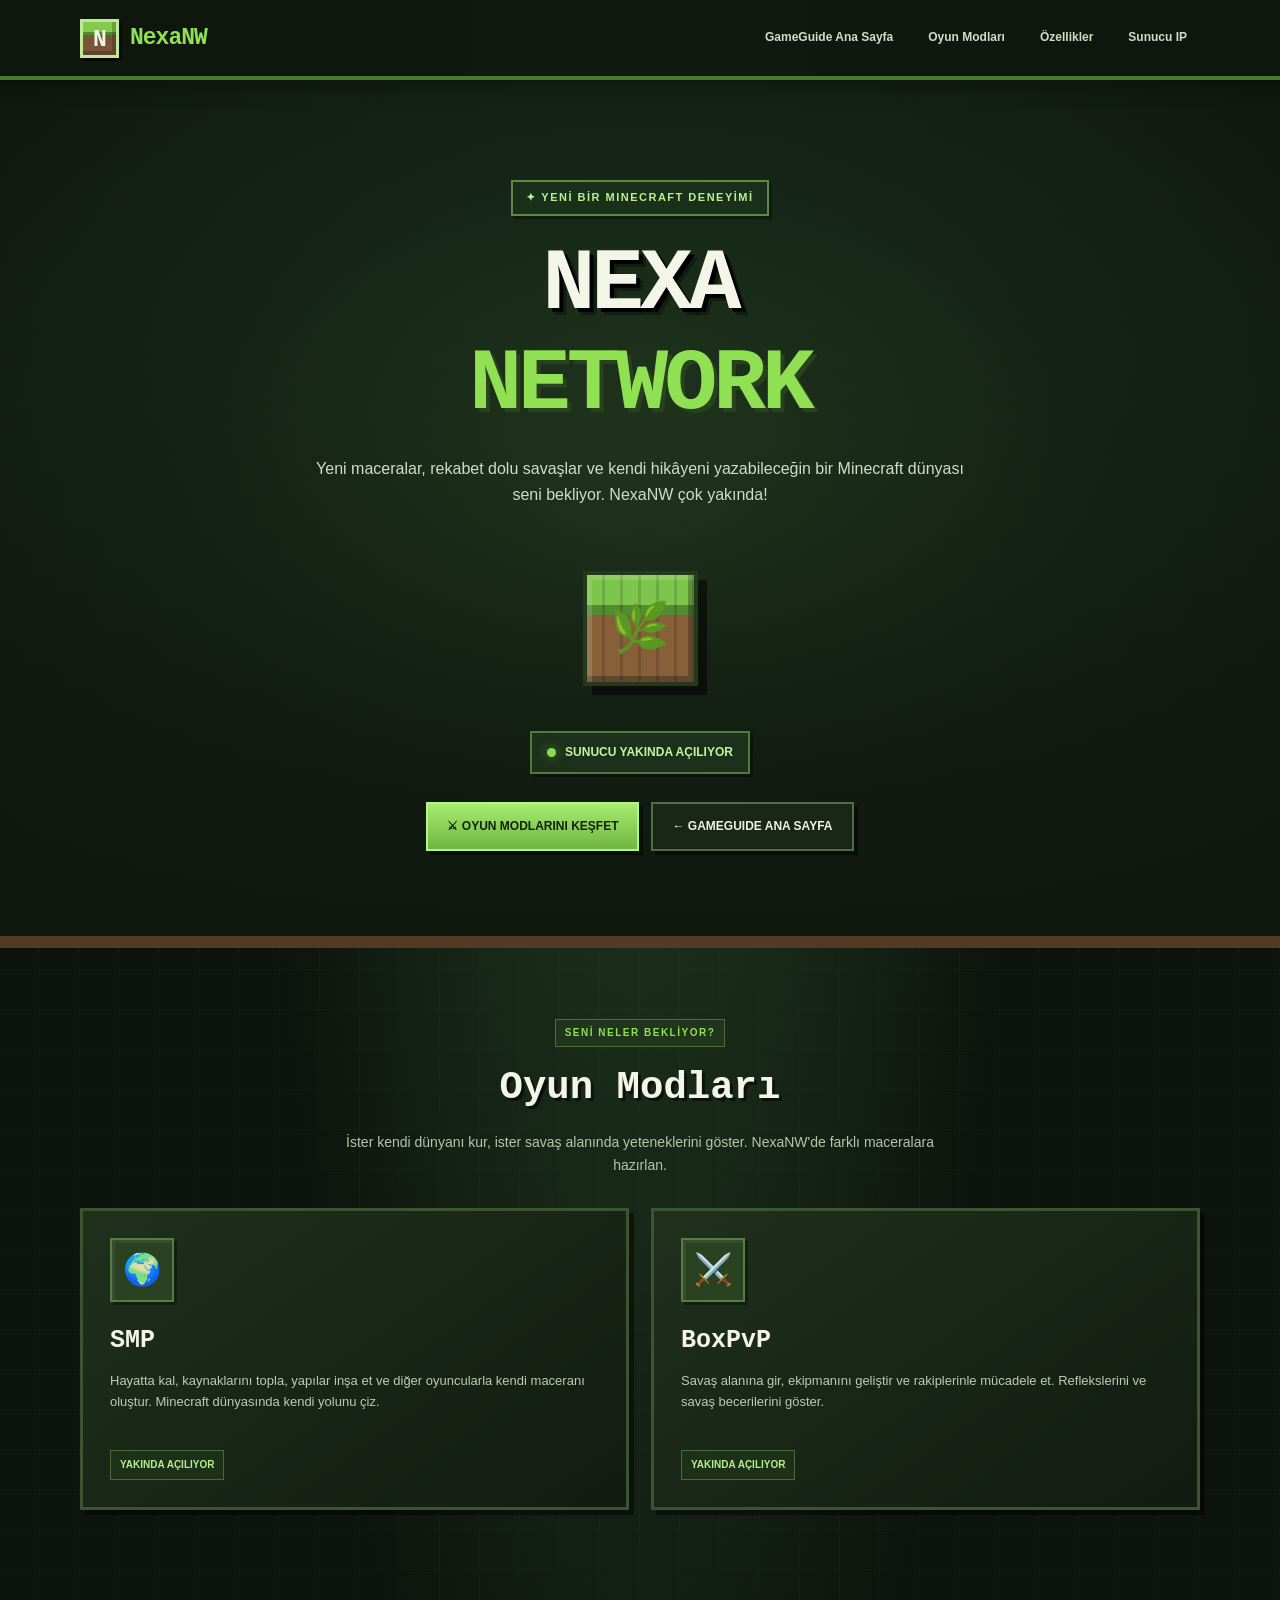
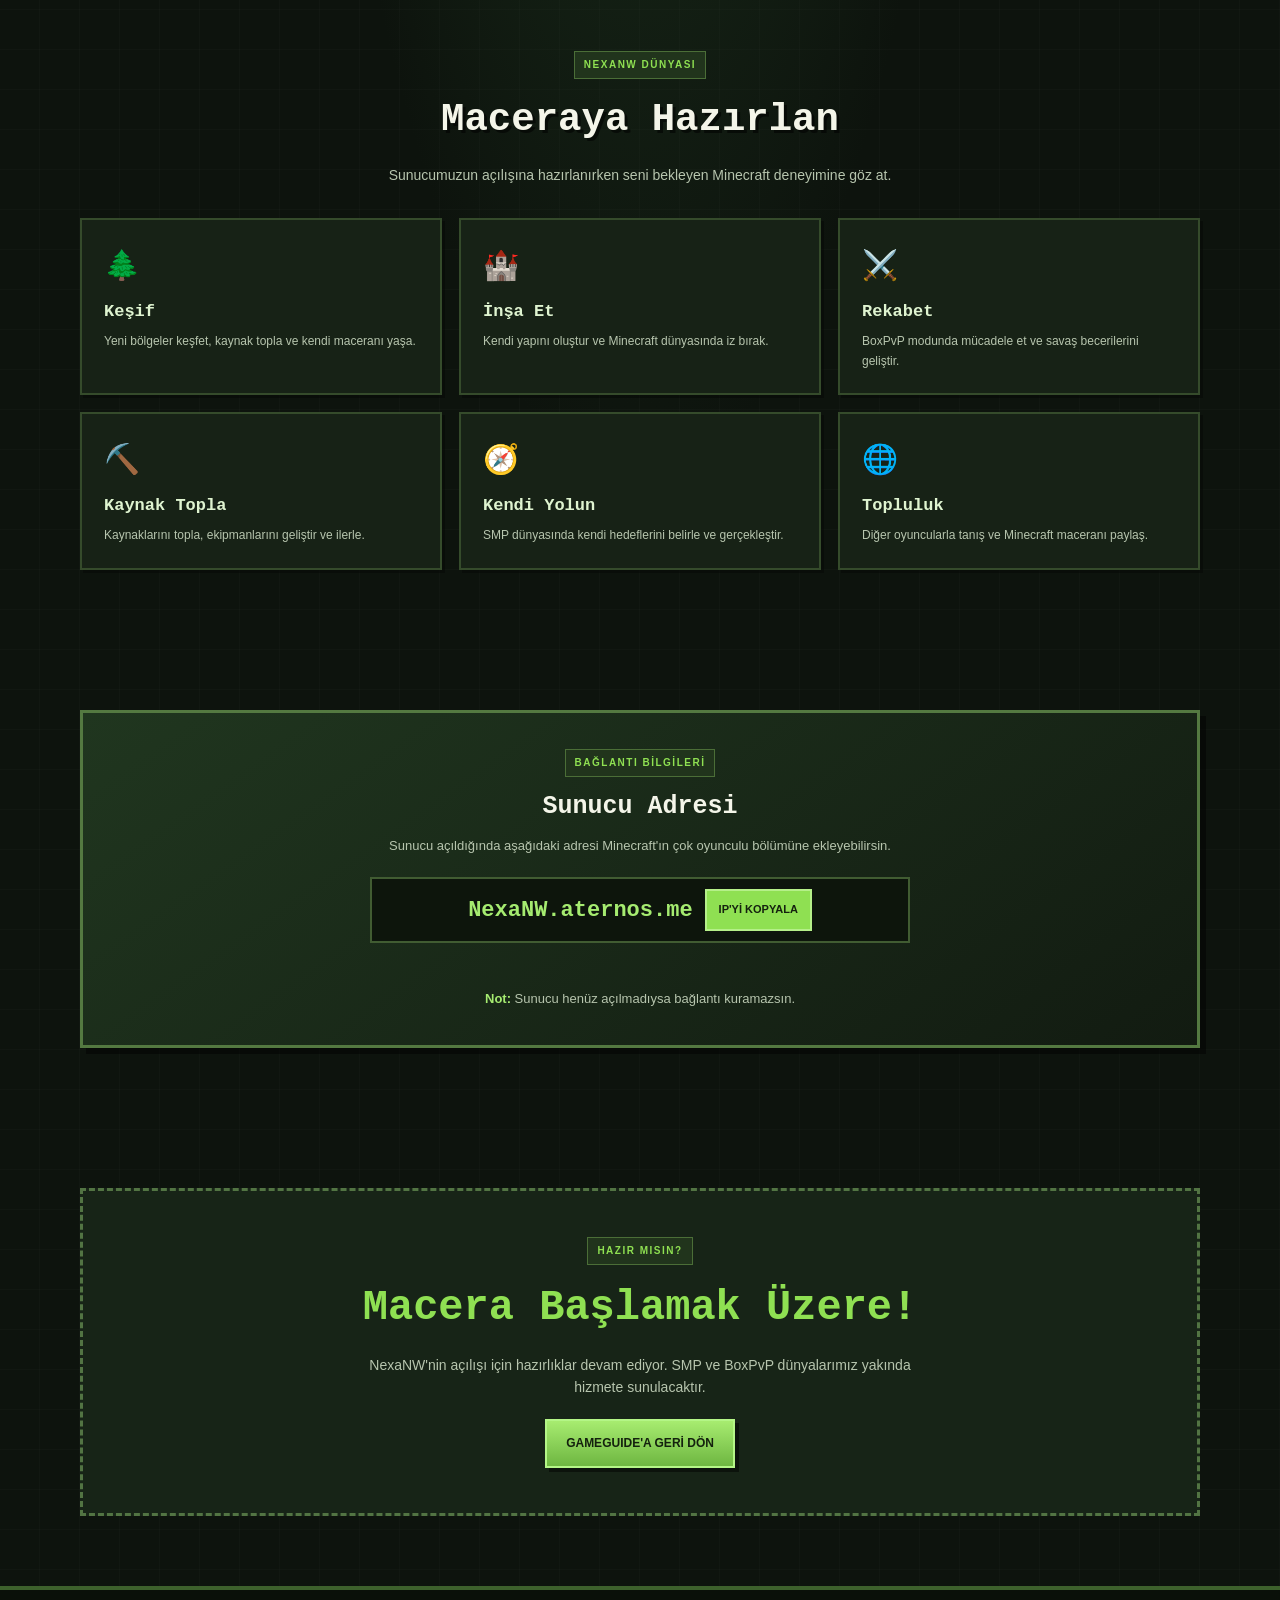
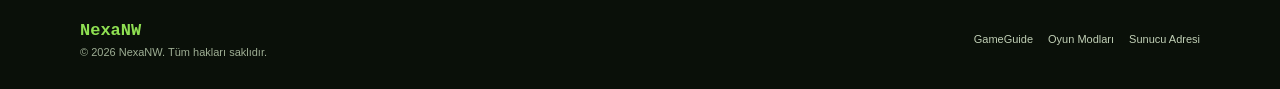
<file: sunucu.html>
<!DOCTYPE html>
<html lang="tr">
<head>
<meta charset="UTF-8">
<meta name="viewport" content="width=device-width, initial-scale=1.0">
<meta name="theme-color" content="#10170f">
<meta name="description" content="NexaNW Minecraft sunucusu. SMP ve BoxPvP modları yakında açılıyor!">
<title>NexaNW | Minecraft Sunucumuz</title>

<link rel="icon" href="favicon.ico">

<style>
:root {
    --bg: #0d130d;
    --panel: #182318;
    --panel2: #223321;
    --green: #8fe052;
    --green2: #5c9c35;
    --text: #f4f5e9;
    --muted: #b7c5ae;
    --border: #405638;
}

* {
    margin: 0;
    padding: 0;
    box-sizing: border-box;
}

html {
    scroll-behavior: smooth;
}

body {
    color: var(--text);
    background:
        radial-gradient(ellipse at top, #254327 0%, transparent 45%),
        repeating-linear-gradient(90deg, transparent 0 39px, #ffffff04 39px 40px),
        repeating-linear-gradient(0deg, transparent 0 39px, #ffffff04 39px 40px),
        var(--bg);
    font-family: Arial, Helvetica, sans-serif;
    line-height: 1.6;
    min-height: 100vh;
}

a {
    color: inherit;
    text-decoration: none;
}

button {
    font: inherit;
    cursor: pointer;
}

.container {
    width: min(1120px, 92%);
    margin: auto;
}

/* NAVİGASYON */

header {
    position: sticky;
    top: 0;
    z-index: 100;
    background: #10170ff5;
    border-bottom: 4px solid #477a30;
    box-shadow: 0 5px 20px #0005;
    backdrop-filter: blur(12px);
}

.navbar {
    min-height: 76px;
    display: flex;
    align-items: center;
    justify-content: space-between;
    gap: 20px;
}

.logo {
    display: flex;
    align-items: center;
    gap: 11px;
    font-family: "Courier New", monospace;
    font-size: 23px;
    font-weight: 900;
    letter-spacing: -1px;
}

.logo-block {
    width: 39px;
    height: 39px;
    display: grid;
    place-items: center;
    background: linear-gradient(
        #83cc4b 0 30%,
        #4f8b32 30% 40%,
        #795538 40% 100%
    );
    border: 3px solid #c0e995;
    box-shadow: inset -4px -4px #0003, 3px 3px #0008;
}

.logo span:last-child {
    color: var(--green);
}

.nav-links {
    display: flex;
    flex-wrap: wrap;
    align-items: center;
    gap: 9px;
}

.nav-links a {
    padding: 9px 12px;
    color: #d1ddc6;
    font-size: 12px;
    font-weight: 800;
    border: 1px solid transparent;
    transition: .2s;
}

.nav-links a:hover {
    color: var(--green);
    background: #223321;
    border-color: #527344;
}

.nav-button {
    display: none;
    padding: 8px 12px;
    color: white;
    background: var(--panel);
    border: 2px solid var(--border);
}

/* HERO */

.hero {
    position: relative;
    overflow: hidden;
    padding: 100px 0 85px;
    text-align: center;
    border-bottom: 12px solid #523a25;
    background:
        linear-gradient(180deg, #10170f24, #10170ff5),
        radial-gradient(ellipse at center, #31552b 0%, #182b1b 52%, #10170f 100%);
}

.hero::before {
    content: "";
    position: absolute;
    bottom: -12px;
    left: 0;
    right: 0;
    height: 12px;
    background: repeating-linear-gradient(
        90deg,
        #83d34a 0 32px,
        #65a93b 32px 64px,
        #477d2e 64px 96px
    );
}

.hero-inner {
    position: relative;
    z-index: 1;
}

.badge {
    display: inline-block;
    padding: 7px 13px;
    margin-bottom: 23px;
    color: #b7f28a;
    background: #1b301b;
    border: 2px solid #5d8a43;
    box-shadow: 3px 3px #0005;
    font-size: 11px;
    font-weight: 900;
    letter-spacing: 1.5px;
}

.hero h1 {
    font-family: "Courier New", monospace;
    font-size: clamp(45px, 8vw, 88px);
    line-height: 1.05;
    font-weight: 900;
    letter-spacing: -4px;
    text-shadow: 4px 4px #000, 7px 7px #0005;
}

.hero h1 span {
    display: block;
    margin-top: 8px;
    color: var(--green);
    text-shadow: 4px 4px #29421d;
}

.hero-description {
    max-width: 660px;
    margin: 25px auto;
    color: #d0ddc7;
    font-size: 16px;
}

.hero-actions {
    display: flex;
    justify-content: center;
    flex-wrap: wrap;
    gap: 12px;
    margin-top: 28px;
}

.btn {
    display: inline-flex;
    justify-content: center;
    align-items: center;
    gap: 9px;
    padding: 13px 19px;
    color: #edf4e7;
    background: #1a2718;
    border: 2px solid #526c43;
    box-shadow: 4px 4px #0007;
    font-size: 12px;
    font-weight: 900;
    transition: .2s;
}

.btn:hover {
    transform: translateY(-2px);
    border-color: var(--green);
}

.btn-primary {
    color: #14210e;
    background: linear-gradient(#a7ec70, #6eb641);
    border-color: #b4f587;
}

.btn-primary:hover {
    color: #14210e;
    background: linear-gradient(#c2f99a, #83ce51);
}

.cube-area {
    display: flex;
    justify-content: center;
    align-items: center;
    margin: 48px auto 30px;
    min-height: 145px;
}

.cube {
    position: relative;
    width: 115px;
    height: 115px;
    display: grid;
    place-items: center;
    background:
        repeating-linear-gradient(90deg, transparent 0 15px, #0002 15px 18px),
        linear-gradient(#7dc54b 0 28%, #518b32 28% 37%, #87603a 37% 100%);
    border: 4px solid #243a1d;
    box-shadow:
        inset 5px 5px #ffffff25,
        inset -6px -6px #0004,
        9px 9px #0008;
    font-size: 48px;
    animation: float 3s ease-in-out infinite;
}

@keyframes float {
    0%, 100% { transform: translateY(0) rotate(-3deg); }
    50% { transform: translateY(-12px) rotate(3deg); }
}

.status {
    display: inline-flex;
    align-items: center;
    gap: 9px;
    padding: 10px 15px;
    color: #c3f59d;
    background: #1d301b;
    border: 2px solid #4f7a3b;
    box-shadow: 3px 3px #0005;
    font-size: 12px;
    font-weight: 800;
}

.status-dot {
    width: 9px;
    height: 9px;
    background: #8bdc4f;
    border-radius: 50%;
    box-shadow: 0 0 12px #8bdc4f88;
}

/* GENEL BÖLÜMLER */

section.content-section {
    padding: 70px 0;
}

.section-heading {
    margin-bottom: 32px;
    text-align: center;
}

.section-label {
    display: inline-block;
    margin-bottom: 10px;
    padding: 5px 9px;
    color: var(--green);
    background: #21341c;
    border: 1px solid #4b6e37;
    font-size: 10px;
    font-weight: 900;
    letter-spacing: 1.5px;
}

.section-heading h2 {
    font-family: "Courier New", monospace;
    font-size: clamp(27px, 4vw, 39px);
    font-weight: 900;
    text-shadow: 3px 3px #0008;
}

.section-heading p {
    max-width: 620px;
    margin: 12px auto 0;
    color: var(--muted);
    font-size: 14px;
}

/* OYUN MODLARI */

.modes-grid {
    display: grid;
    grid-template-columns: repeat(2, minmax(0, 1fr));
    gap: 22px;
}

.mode-card {
    position: relative;
    overflow: hidden;
    padding: 27px;
    background: linear-gradient(145deg, #20301d, #121b11);
    border: 3px solid #3c5530;
    box-shadow: 5px 5px #0007;
    transition: .25s;
}

.mode-card:hover {
    transform: translateY(-5px);
    border-color: #83cb4d;
}

.mode-icon {
    width: 64px;
    height: 64px;
    display: grid;
    place-items: center;
    margin-bottom: 19px;
    background: #2a4122;
    border: 2px solid #557d3e;
    box-shadow: inset 3px 3px #ffffff10, 3px 3px #0005;
    font-size: 31px;
}

.mode-card h3 {
    margin-bottom: 10px;
    font-family: "Courier New", monospace;
    font-size: 25px;
}

.mode-card p {
    min-height: 60px;
    margin-bottom: 19px;
    color: #bdcbb4;
    font-size: 13px;
}

.mode-tag {
    display: inline-block;
    padding: 6px 9px;
    color: #b8ed91;
    background: #1d3119;
    border: 1px solid #486b35;
    font-size: 10px;
    font-weight: 900;
}

/* ÖZELLİKLER */

.features-grid {
    display: grid;
    grid-template-columns: repeat(3, minmax(0, 1fr));
    gap: 17px;
}

.feature {
    padding: 22px;
    background: #172216;
    border: 2px solid #354b2b;
    box-shadow: 3px 3px #0005;
}

.feature-icon {
    margin-bottom: 10px;
    font-size: 29px;
}

.feature h3 {
    margin-bottom: 7px;
    color: #dff4d0;
    font-family: "Courier New", monospace;
    font-size: 17px;
}

.feature p {
    color: var(--muted);
    font-size: 12px;
}

/* SUNUCU IP */

.ip-panel {
    padding: 35px;
    text-align: center;
    background:
        linear-gradient(145deg, #20361f, #121b11);
    border: 3px solid #547941;
    box-shadow: 6px 6px #0007;
}

.ip-panel h3 {
    margin-bottom: 9px;
    font-family: "Courier New", monospace;
    font-size: 25px;
}

.ip-panel p {
    margin-bottom: 21px;
    color: var(--muted);
    font-size: 13px;
}

.ip-box {
    display: flex;
    align-items: center;
    justify-content: center;
    gap: 12px;
    max-width: 540px;
    margin: auto;
    padding: 10px;
    background: #0d150c;
    border: 2px solid #415c32;
}

.ip-address {
    min-width: 0;
    overflow-wrap: anywhere;
    color: #a5eb70;
    font-family: "Courier New", monospace;
    font-size: clamp(15px, 3vw, 22px);
    font-weight: 900;
}

.copy-button {
    flex-shrink: 0;
    padding: 10px 12px;
    color: #15210f;
    background: var(--green);
    border: 2px solid #b5ef89;
    font-size: 11px;
    font-weight: 900;
}

.copy-button:hover {
    background: #baf38f;
}

#copyMessage {
    min-height: 22px;
    margin-top: 12px;
    color: var(--green);
    font-size: 12px;
}

/* YAKINDA */

.coming-soon {
    position: relative;
    overflow: hidden;
    padding: 45px 25px;
    text-align: center;
    background: #172417;
    border: 3px dashed #527443;
}

.coming-soon h2 {
    margin-bottom: 12px;
    color: var(--green);
    font-family: "Courier New", monospace;
    font-size: clamp(28px, 5vw, 42px);
}

.coming-soon p {
    max-width: 590px;
    margin: 0 auto 20px;
    color: var(--muted);
    font-size: 14px;
}

/* FOOTER */

footer {
    padding: 27px 0;
    background: #0a1009;
    border-top: 4px solid #3d612c;
}

.footer-inner {
    display: flex;
    justify-content: space-between;
    align-items: center;
    flex-wrap: wrap;
    gap: 15px;
}

.footer-logo {
    color: var(--green);
    font-family: "Courier New", monospace;
    font-weight: 900;
    font-size: 17px;
}

.footer-inner p {
    color: #9eae94;
    font-size: 11px;
}

.footer-links {
    display: flex;
    flex-wrap: wrap;
    gap: 15px;
}

.footer-links a {
    color: #c0cfb5;
    font-size: 11px;
}

.footer-links a:hover {
    color: var(--green);
}

/* MOBİL */

@media (max-width: 760px) {
    .navbar {
        flex-wrap: wrap;
        padding: 13px 0;
    }

    .nav-button {
        display: block;
    }

    .nav-links {
        display: none;
        width: 100%;
        flex-direction: column;
        align-items: stretch;
        padding-bottom: 5px;
    }

    .nav-links.open {
        display: flex;
    }

    .nav-links a {
        background: #182318;
        border: 1px solid #34492b;
    }

    .hero {
        padding: 70px 0 60px;
    }

    .hero h1 {
        letter-spacing: -2px;
    }

    .hero-description {
        font-size: 14px;
    }

    .modes-grid {
        grid-template-columns: 1fr;
    }

    .features-grid {
        grid-template-columns: repeat(2, minmax(0, 1fr));
    }

    .ip-panel {
        padding: 25px 14px;
    }
}

@media (max-width: 450px) {
    .logo {
        font-size: 20px;
    }

    .features-grid {
        grid-template-columns: 1fr;
    }

    .hero-actions {
        flex-direction: column;
        align-items: stretch;
    }

    .cube {
        width: 95px;
        height: 95px;
        font-size: 40px;
    }

    section.content-section {
        padding: 50px 0;
    }

    .footer-inner {
        flex-direction: column;
        align-items: flex-start;
    }

    .ip-box {
        flex-direction: column;
    }

    .copy-button {
        width: 100%;
    }
}
</style>
</head>

<body>

<header>
    <div class="container navbar">

        <a href="index.html" class="logo">
            <span class="logo-block">N</span>
            <span>Nexa<span>NW</span></span>
        </a>

        <button
            class="nav-button"
            id="navButton"
            type="button"
            aria-expanded="false"
            aria-controls="navLinks"
        >☰ Menü</button>

        <nav class="nav-links" id="navLinks">
            <a href="index.html">GameGuide Ana Sayfa</a>
            <a href="#modlar">Oyun Modları</a>
            <a href="#ozellikler">Özellikler</a>
            <a href="#baglan">Sunucu IP</a>
        </nav>

    </div>
</header>

<main>

    <!-- ANA ALAN -->

    <section class="hero">
        <div class="container hero-inner">

            <span class="badge">✦ YENİ BİR MINECRAFT DENEYİMİ</span>

            <h1>
                NEXA<span>NETWORK</span>
            </h1>

            <p class="hero-description">
                Yeni maceralar, rekabet dolu savaşlar ve kendi hikâyeni
                yazabileceğin bir Minecraft dünyası seni bekliyor.
                NexaNW çok yakında!
            </p>

            <div class="cube-area">
                <div class="cube" aria-hidden="true">🌿</div>
            </div>

            <div class="status">
                <span class="status-dot"></span>
                SUNUCU YAKINDA AÇILIYOR
            </div>

            <div class="hero-actions">
                <a class="btn btn-primary" href="#modlar">
                    ⚔ OYUN MODLARINI KEŞFET
                </a>

                <a class="btn" href="index.html">
                    ← GAMEGUIDE ANA SAYFA
                </a>
            </div>

        </div>
    </section>

    <!-- OYUN MODLARI -->

    <section class="content-section" id="modlar">
        <div class="container">

            <div class="section-heading">
                <span class="section-label">SENİ NELER BEKLİYOR?</span>
                <h2>Oyun Modları</h2>
                <p>
                    İster kendi dünyanı kur, ister savaş alanında yeteneklerini
                    göster. NexaNW'de farklı maceralara hazırlan.
                </p>
            </div>

            <div class="modes-grid">

                <article class="mode-card">
                    <div class="mode-icon">🌍</div>

                    <h3>SMP</h3>

                    <p>
                        Hayatta kal, kaynaklarını topla, yapılar inşa et ve
                        diğer oyuncularla kendi maceranı oluştur.
                        Minecraft dünyasında kendi yolunu çiz.
                    </p>

                    <span class="mode-tag">YAKINDA AÇILIYOR</span>
                </article>

                <article class="mode-card">
                    <div class="mode-icon">⚔️</div>

                    <h3>BoxPvP</h3>

                    <p>
                        Savaş alanına gir, ekipmanını geliştir ve rakiplerinle
                        mücadele et. Reflekslerini ve savaş becerilerini göster.
                    </p>

                    <span class="mode-tag">YAKINDA AÇILIYOR</span>
                </article>

            </div>

        </div>
    </section>

    <!-- ÖZELLİKLER -->

    <section class="content-section" id="ozellikler">
        <div class="container">

            <div class="section-heading">
                <span class="section-label">NEXANW DÜNYASI</span>
                <h2>Maceraya Hazırlan</h2>
                <p>
                    Sunucumuzun açılışına hazırlanırken seni bekleyen
                    Minecraft deneyimine göz at.
                </p>
            </div>

            <div class="features-grid">

                <article class="feature">
                    <div class="feature-icon">🌲</div>
                    <h3>Keşif</h3>
                    <p>Yeni bölgeler keşfet, kaynak topla ve kendi maceranı yaşa.</p>
                </article>

                <article class="feature">
                    <div class="feature-icon">🏰</div>
                    <h3>İnşa Et</h3>
                    <p>Kendi yapını oluştur ve Minecraft dünyasında iz bırak.</p>
                </article>

                <article class="feature">
                    <div class="feature-icon">⚔️</div>
                    <h3>Rekabet</h3>
                    <p>BoxPvP modunda mücadele et ve savaş becerilerini geliştir.</p>
                </article>

                <article class="feature">
                    <div class="feature-icon">⛏️</div>
                    <h3>Kaynak Topla</h3>
                    <p>Kaynaklarını topla, ekipmanlarını geliştir ve ilerle.</p>
                </article>

                <article class="feature">
                    <div class="feature-icon">🧭</div>
                    <h3>Kendi Yolun</h3>
                    <p>SMP dünyasında kendi hedeflerini belirle ve gerçekleştir.</p>
                </article>

                <article class="feature">
                    <div class="feature-icon">🌐</div>
                    <h3>Topluluk</h3>
                    <p>Diğer oyuncularla tanış ve Minecraft maceranı paylaş.</p>
                </article>

            </div>

        </div>
    </section>

    <!-- SUNUCU ADRESİ -->

    <section class="content-section" id="baglan">
        <div class="container">

            <div class="ip-panel">

                <span class="section-label">BAĞLANTI BİLGİLERİ</span>

                <h3>Sunucu Adresi</h3>

                <p>
                    Sunucu açıldığında aşağıdaki adresi Minecraft'ın
                    çok oyunculu bölümüne ekleyebilirsin.
                </p>

                <div class="ip-box">
                    <span class="ip-address" id="serverIP">
                        NexaNW.aternos.me
                    </span>

                    <button
                        class="copy-button"
                        id="copyButton"
                        type="button"
                    >IP'Yİ KOPYALA</button>
                </div>

                <div id="copyMessage" aria-live="polite"></div>

                <p style="margin-top:12px;margin-bottom:0">
                    <strong style="color:#a5eb70">Not:</strong>
                    Sunucu henüz açılmadıysa bağlantı kuramazsın.
                </p>

            </div>

        </div>
    </section>

    <!-- YAKINDA -->

    <section class="content-section">
        <div class="container">

            <div class="coming-soon">
                <span class="section-label">HAZIR MISIN?</span>

                <h2>Macera Başlamak Üzere!</h2>

                <p>
                    NexaNW'nin açılışı için hazırlıklar devam ediyor.
                    SMP ve BoxPvP dünyalarımız yakında hizmete sunulacaktır.
                </p>

                <a href="index.html" class="btn btn-primary">
                    GAMEGUIDE'A GERİ DÖN
                </a>
            </div>

        </div>
    </section>

</main>

<footer>
    <div class="container footer-inner">

        <div>
            <div class="footer-logo">NexaNW</div>
            <p>© 2026 NexaNW. Tüm hakları saklıdır.</p>
        </div>

        <div class="footer-links">
            <a href="index.html">GameGuide</a>
            <a href="#modlar">Oyun Modları</a>
            <a href="#baglan">Sunucu Adresi</a>
        </div>

    </div>
</footer>

<script>
const navButton = document.getElementById("navButton");
const navLinks = document.getElementById("navLinks");

navButton.addEventListener("click", function () {
    const isOpen = navLinks.classList.toggle("open");

    navButton.setAttribute("aria-expanded", String(isOpen));
});

navLinks.querySelectorAll("a").forEach(function (link) {
    link.addEventListener("click", function () {
        navLinks.classList.remove("open");
        navButton.setAttribute("aria-expanded", "false");
    });
});

const copyButton = document.getElementById("copyButton");
const serverIP = document.getElementById("serverIP");
const copyMessage = document.getElementById("copyMessage");

copyButton.addEventListener("click", async function () {
    const ip = serverIP.textContent.trim();

    try {
        await navigator.clipboard.writeText(ip);
        copyMessage.textContent = "✓ Sunucu IP'si kopyalandı!";
    } catch (error) {
        const temporaryInput = document.createElement("textarea");

        temporaryInput.value = ip;
        temporaryInput.style.position = "fixed";
        temporaryInput.style.opacity = "0";

        document.body.appendChild(temporaryInput);
        temporaryInput.select();

        const copied = document.execCommand("copy");
        temporaryInput.remove();

        copyMessage.textContent = copied
            ? "✓ Sunucu IP'si kopyalandı!"
            : "IP adresi: " + ip;
    }

    copyButton.textContent = "KOPYALANDI!";

    setTimeout(function () {
        copyButton.textContent = "IP'Yİ KOPYALA";
        copyMessage.textContent = "";
    }, 2500);
});
</script>

</body>
</html>
</file>
